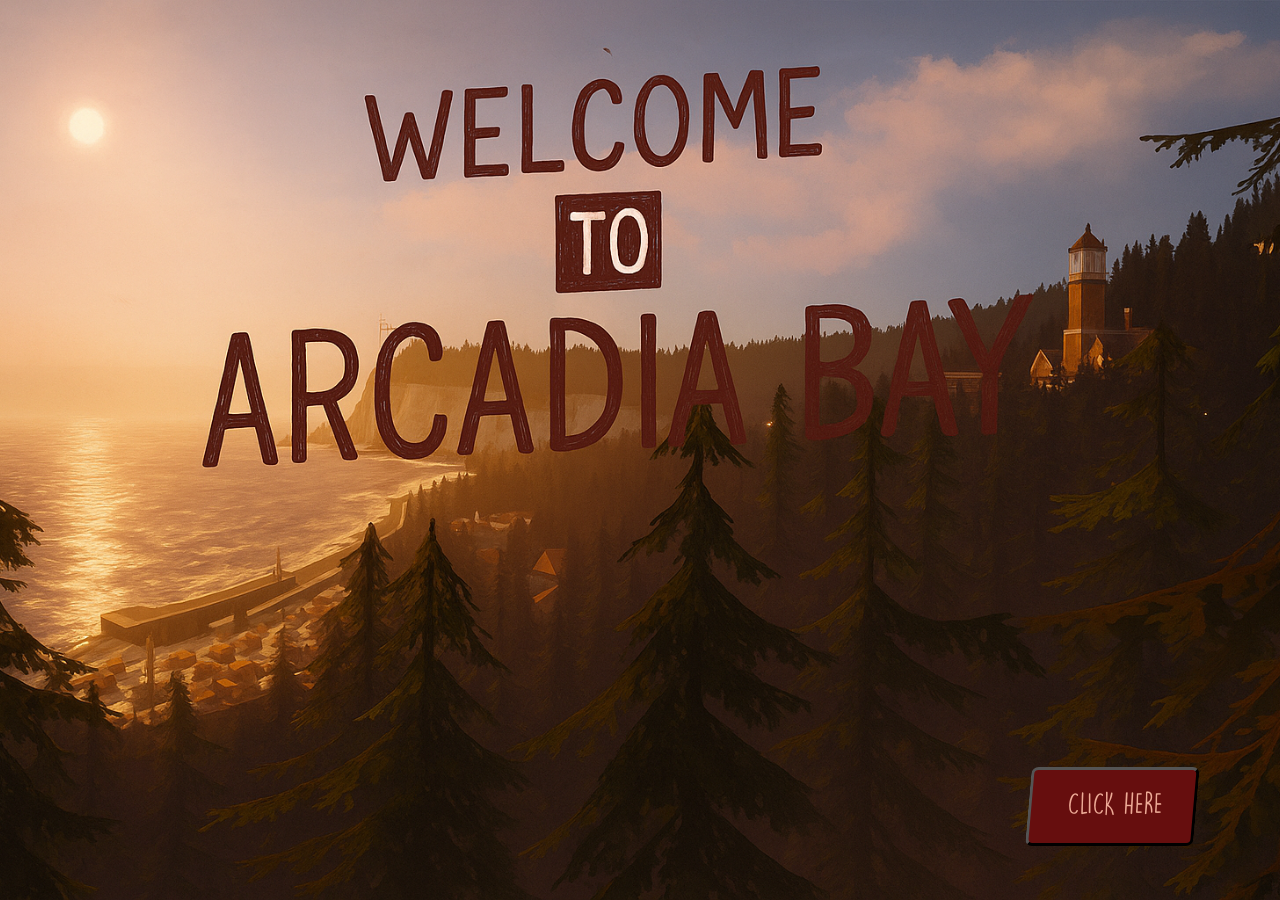
<file: index.html>
<!DOCTYPE html>
<html lang="en">
<head>
    <meta charset="UTF-8">
    <meta name="viewport" content="width=device-width, initial-scale=1.0">
    <link rel="stylesheet" href="style.css">
    <title>Life Is Strange</title>
</head>
<body>
  <audio id="bgm" loop preload="auto">
    <source src="principal-menu_AOtqU0pf.mp3" type="audio/mpeg">
  </audio>

  <!-- FIRST SCREEN -->
  <div class="menu">
    <img class="image1" src="LifeIsStrange.png" alt="Arcadia Bay 1">
    <button class="button-slant" onclick="showImage()"><span>Click Here</span></button>
  </div>

  <!-- POSTER OVERLAY -->
  <div class="poster">
    <!-- blue Sacrifice Chloe poster -->
    <img class="poster-base" src="Sacrifice_Chloe_Plaque.png" alt="Arcadia Bay Poster">

    <!-- FULLSCREEN JOURNAL + SUNSET LIGHTHOUSE OVERLAY -->
   <!-- LIGHTHOUSE JOURNAL -->
  <div class="journal-overlay journal-lighthouse">
      <img class="journal-img" src="b525218eff40ac8a17dd529ae8ac9c44.jpg">

      <img class="Polaroid-layout" src="polaroid_final_transparent.png">
      <div class="tape tape-lh-1"></div>

      <img class="Polaroid-layout2" src="polaroid_final_transparent.png">
      <div class="tape tape-lh-2"></div>

      <img class="Polaroid-layout3" src="polaroid_final_transparent.png">
      <img class="Polaroid" src="PolaroidPS.png">
      <div class="tape tape-lh-3"></div>


      <img class="lighthouse-photo" src="life-is-strange-feature.jpg">
      <img class="lighthouse-photo2" src="c3805ca2a3ebee046aa1e3e90d3d4322.jpg">
      <img class="lighthouse-photo3" src="656832219_preview_uFz5esE.jpg">

      <div class="sticky-note">
          <h3>Lighthouse Info</h3>
          <p>Perched on the cliffs above Arcadia Bay, the lighthouse has watched over the town for more than a century.
          It’s a place where storms gather, secrets settle, and time itself seems to slow down. Generations have used this light as a guide — sailors, wanderers, and anyone who needed a moment of clarity.
          For Max, the lighthouse becomes more than a landmark.
          It becomes a symbol of choice, hope, and the fragile line between danger and safety.
          Some sunsets paint the sky gold, others hide warnings in the clouds… but the lighthouse never stops shining.
          A light against the darkness — the one place that always feels like it understands you.</p>
      </div>

      <button class="journalBack" onclick="closeLighthouse()">
          <span>Back</span>
      </button>
  </div>

  <!-- FOREST JOURNAL -->
  <div class="journal-overlay journal-forest">
      <img class="journal-img2" src="Doe.png">
      <img class="Polaroid-layout4" src="polaroid_final_transparent.png">
      <div class="tape tape-fo-1"></div>

      <img class="Polaroid-layout5" 
      src="polaroid_final_transparent.png">
      <div class="tape tape-fo-2"></div>

      <img class="Polaroid-layout6" 
      src="polaroid_final_transparent.png">
      <img class="forest-photo" src="lis-friends.jpg.webp">
      <div class="tape tape-fo-3"></div>

      <img class="forest-photo2" src="20220202183805-1-1657454116-1484256372.jpg">
      <img class="forest-photo3" src="thumb-1920-1014923.jpg">

      <div class="sticky-note2">
          <h3>Forest Info</h3>
          <p>Deep in the quiet woods of Arcadia Bay, the forest feels like a world untouched by time.
          Sunlight filters through the trees like broken glass, and every step echoes a memory you didn’t know you had.
          This is where lost things wander — whispers, secrets, and sometimes… a spirit guiding the way.
          The forest is peaceful, but also mysterious.
          It reminds you that nature listens, even when people don’t.
          And if you're lucky, you might catch a glimpse of the doe —
          a symbol of hope, purity, and the paths we’re meant to follow.</p>
      </div>

      <button class="journalBack2" onclick="closeForest()">
          <span>Back</span>
      </button>
  </div>

    <!-- pretty lighthouse on top of blue poster -->
    <img class="prettyLight"
         src="no-spoilers-the-lighthouse-art-by-me-v0-n7unjec0crud1.png.webp"
         alt="The Lighthouse">

    <!-- doe image on top of blue poster -->
    <img class="doe"
         src="tumblr_561714372e6e3a3465acff728fec80b6_a26b1cf7_1280.png"
         alt="doe">

    <!-- blackwell image on top of blue poster -->
    <img class="blackwell"
         src="Blackwell_Academy-02.webp"
         alt="blackwell">

    <!-- back button for poster -->
    <button class="back" onclick="hideImage()"><span>Back</span></button>

    <!-- clickable plaque -->
    <a class="lightview" onclick="openJournal('lighthouse')">
    <span>Visit our famous lighthouse</span>
    </a>

    <!-- clickable plaque 2 -->
    <a class="doeview" onclick="openJournal('forest')">
    <span>Visit our beautiful forest</span>
    </a>

    <!-- clickable plaque 3 -->
    <a class="schoolview" onclick="openJournal('school')">
    <span>Visit our iconic school</span>
    </a>
       <!-- clickable plaque 4 -->
    <a class="mapview" onclick="openJournal('map')">
    <span>More information</span>
    </a>

    <div class="journal-overlay journal-school">


     

  <!-- PAGE 1 -->
  <div class="school-page school-page-1 active">
    <img class="journal-img3" src="School.png" alt="Blackwell Academy Page 1">

    <div class="school-label label-entrance"><span>Prescott Dormitory</span></div>
    <div class="school-label label-hall"><span>Dormitory Hallway</span></div>
    <div class="school-label label-campus"><span>Max's Room</span></div>

    <!-- page 1 decorations -->
    <img class="Polaroid-layout7" src="polaroid_final_transparent.png">
    <div class="tape tape-l1"></div>

    <img class="Polaroid-layout8" src="polaroid_final_transparent.png">
    <div class="tape tape-l2"></div>

    <img class="Polaroid-layout9" src="polaroid_final_transparent.png">
    <div class="tape tape-l3"></div>

    <img class="Polaroid-layout10" src="polaroid_final_transparent.png">
    <div class="tape tape-r1"></div>

    <img class="Polaroid-layout11" src="polaroid_final_transparent.png">
    <div class="tape tape-r2"></div>

    <img class="Polaroid-layout12" src="polaroid_final_transparent.png">
    <div class="tape tape-r3"></div>

    <img class="school-photo" src="Life3.webp">
    <img class="school-photo2" src="DF19D78010B80FD9D99AE10780743ADDD3BEAE3C.jpeg">
    <img class="school-photo3" src="z3s1or4bf5iz.jpg">
    <img class="school-photo4" src="lifeisstrangepic3.jpg.webp">
    <img class="school-photo5" src="Hallwayep1.webp">
    <img class="school-photo6" src="MaxRoomFrontSide.webp">

    <div class="school-label label-lockers"><span>Locker Hallway</span></div>
    <div class="school-label label-dorm"><span>Max's Room</span></div>
    <div class="school-label label-campus2"><span>Parking lot</span></div>
  </div>

  <!-- PAGE 2 (clean) -->
  <div class="school-page school-page-2">
    <img class="journal-img4" src="School.png" alt="Blackwell Academy Page 2">

    <div class="school-label label-pool"><span>Swimming Pool</span></div>
    <div class="school-label label-lockers2"><span>Main Campus</span></div>
    <div class="school-label label-dorm2"><span>Max's Room</span></div>
  
    <img class="Polaroid-layout13" src="polaroid_final_transparent.png">
    <div class="tape tape-13"></div>

    <img class="Polaroid-layout14" src="polaroid_final_transparent.png">
    <div class="tape tape-14"></div>

    <img class="Polaroid-layout15" src="polaroid_final_transparent.png">
    <div class="tape-page2-3"></div>
    <div class="tape tape-15"></div>

    <img class="school-photo7" src="Blackwell-campus.webp">
    <img class="school-photo8" src="kSQdiPK.png">
    <img class="school-photo9" src="all-maxs-room-is-one-of-my-favourite-place-in-the-game-so-i-v0-u8vmztew4f7a1.jpg">
    

    <div class="sticky-note3">
      <h3>School Info</h3>
      <p>Welcome to Blackwell Academy, the pride of Arcadia Bay’s arts and sciences. Known for its historic brick architecture and award-winning photography program, Blackwell blends modern creativity with classic campus charm. Students from all over the state come here to explore their passions — from film and design to environmental studies. Walk the hallways and you’ll feel the energy: inspiration on every bulletin board, stories in every classroom, and a community shaped by ambition and curiosity. Whether you're touring the dorms, visiting the gallery, or catching a glimpse of everyday student life, Blackwell promises a glimpse into the heart of Arcadia Bay’s future.</p>
    </div>
  </div>

  <!-- buttons -->
  <button class="journalBack3" onclick="closeSchool()"><span>Back</span></button>
  <button class="next" onclick="schoolNext()"><span>Next</span></button>
  <button class="prev" onclick="schoolPrev()"><span>← Prev</span></button>

  </div>

</div>  

    <!-- MAPS  -->

  <div class="journal-overlay journal-map">
    <img class="map-base" src="LIFmaps.jpg" alt="Arcadia Bay Map"><div>

      <img class="maps-img-1" src="American-Rust.webp">
      <img class="Polaroid-layout16" src="polaroid_final_transparent.png">
      <div class="tape tape-fo-4"></div>

      <img class="maps-img-2" src="maxresdefault.jpg">
      <img class="Polaroid-layout17" src="polaroid_final_transparent.png">
      <div class="tape tape-fo-5"></div>

      <img class="maps-img-3" src="Maxresdefaultmadsenhousre.webp">
      <img class="Polaroid-layout18" src="polaroid_final_transparent.png">
      <div class="tape tape-fo-6"></div>

      <img class="maps-img-4" src="Barn.webp">
      <img class="Polaroid-layout19" src="polaroid_final_transparent.png">

      <div class="sticky-note4">
          <h3>The Junkyard</h3>
      </div>

      <div class="sticky-note5">
          <h3>Two Whales Diner</h3>
      </div>

      <div class="sticky-note6">
          <h3>Price Home</h3>
      </div>

      <div class="sticky-note7">
          <h3>The Barn</h3>
      </div>

      <button class="journalBack4" onclick="closeMaps()">
          <span>Back</span>
      </button>

      <button class="sources-btn" onclick="showSources()"><span>Sources</span></button>
    </div>
  </div>

    <!-- SOURCES JOURNAL -->
    <div class="journal-overlay journal-sources">
      <img class="journal-img5" src="NhGCFri.png" alt="Sources">
      <button class="journalBack5" onclick="closeSources()"><span>Back</span></button>

      <div class="sticky-note8">
        <h3>Sources</h3>

        <div class="tape tape-top1"></div>
        <div class="tape tape-top2"></div>
        <div class="tape tape-top3"></div>

        <p><strong>Locations (Life is Strange Wiki)</strong></p>

        <p><a href="https://life-is-strange.fandom.com/wiki/Locations_(Life_is_Strange)" target="_blank">Locations (Life is Strange)</a></p>
        <p><a href="https://life-is-strange.fandom.com/wiki/Blackwell_Academy" target="_blank">Blackwell Academy</a></p>
        <p><a href="https://life-is-strange.fandom.com/wiki/Lighthouse" target="_blank">Lighthouse</a></p>
        <p><a href="https://life-is-strange.fandom.com/wiki/Blackwell_Campus" target="_blank">Blackwell Campus</a></p>
        <p><a href="https://life-is-strange.fandom.com/wiki/Blackwell_Parking_Lot" target="_blank">Blackwell Parking Lot</a></p>
        <p><a href="https://life-is-strange.fandom.com/wiki/Blackwell_Swimming_Pool" target="_blank">Blackwell Swimming Pool</a></p>
        <p><a href="https://life-is-strange.fandom.com/wiki/Max%27s_Room" target="_blank">Max’s Room</a></p>
        <p><a href="https://life-is-strange.fandom.com/wiki/Prescott_Barn" target="_blank">Prescott Barn</a></p>
        <p><a href="https://life-is-strange.fandom.com/wiki/Two_Whales_Diner" target="_blank">Two Whales Diner</a></p>
        <p><a href="https://life-is-strange.fandom.com/wiki/Blackwell_Academy_Hallway" target="_blank">Blackwell Academy Hallway</a></p>
        <p><a href="https://life-is-strange.fandom.com/wiki/Prescott_Dormitory" target="_blank">Prescott Dormitory</a></p>

        <p><strong>World / Nature</strong></p>

        <p><a href="https://life-is-strange.fandom.com/wiki/Wildlife" target="_blank">Wildlife</a></p>
        <p><a href="https://www.lifeisstrangefans.com/screenshots/doe-in-the-forest/" target="_blank">Doe in the Forest</a></p>
        <p><a href="https://life-is-strange.fandom.com/wiki/Arcadia_Bay" target="_blank">Arcadia Bay</a></p>

        <p><strong>Artwork / Images</strong></p>

        <p><a href="https://www.reddit.com/r/lifeisstrange/comments/1g3ll5v/no_spoilers_the_lighthouse_art_by_me/" target="_blank">Lighthouse Artwork (Reddit)</a></p>
        <p><a href="https://www.reddit.com/r/lifeisstrange/comments/1d58yxz/no_spoilers_does_anybody_have_a_1920x1080_version/" target="_blank">Lighthouse Image (Reddit)</a></p>
        <p><a href="https://www.reddit.com/r/lifeisstrange/comments/a0hufz/no_spoilers_i_did_this_a_while_ago_if_you_ever/" target="_blank">Fan Artwork (Reddit)</a></p>
        <p><a href="https://www.reddit.com/r/lifeisstrange/comments/6ybe9p/no_spoilersarcadia_bay_map_in_before_the_storm/" target="_blank">Arcadia Bay Map (Reddit)</a></p>
        <p><a href="https://x.com/alina_ambitious/status/1782116126375190882" target="_blank">Two Whales Diner Post (X / Twitter)</a></p>
        <p><a href="https://kr.pinterest.com/pin/735423814187966980/" target="_blank">Lighthouse Aesthetic</a></p>
        <p><a href="https://in.pinterest.com/pin/1090997078992296351/" target="_blank">Arcadia Bay Life Is Strange</a></p>

        <p><strong>Reviews / Game Info</strong></p>

        <p><a href="https://opencritic.com/game/75/life-is-strange-episode-2-out-of-time" target="_blank">Life is Strange Episode 2 (OpenCritic)</a></p>
        <p><a href="https://stratege.ru/ps4/games/life_is_strange/article/58794" target="_blank">Life is Strange Article (Stratege.ru)</a></p>

        <p><strong>Audio / Music</strong></p>
        <p><a href="https://www.reddit.com/r/lifeisstrange/comments/1ptiptt/no_spoilers_i_made_looping_versions_of_the_main/" target="_blank">Looping Main Theme (Reddit)</a></p>
        <p><a href="https://www.youtube.com/watch?v=K0iax_t8hXo" target="_blank">Life Is Strange Menu Music (YouTube)</a></p>

      </div>

    </div>
  <script src="script.js"></script>
</body>
</html>
</file>
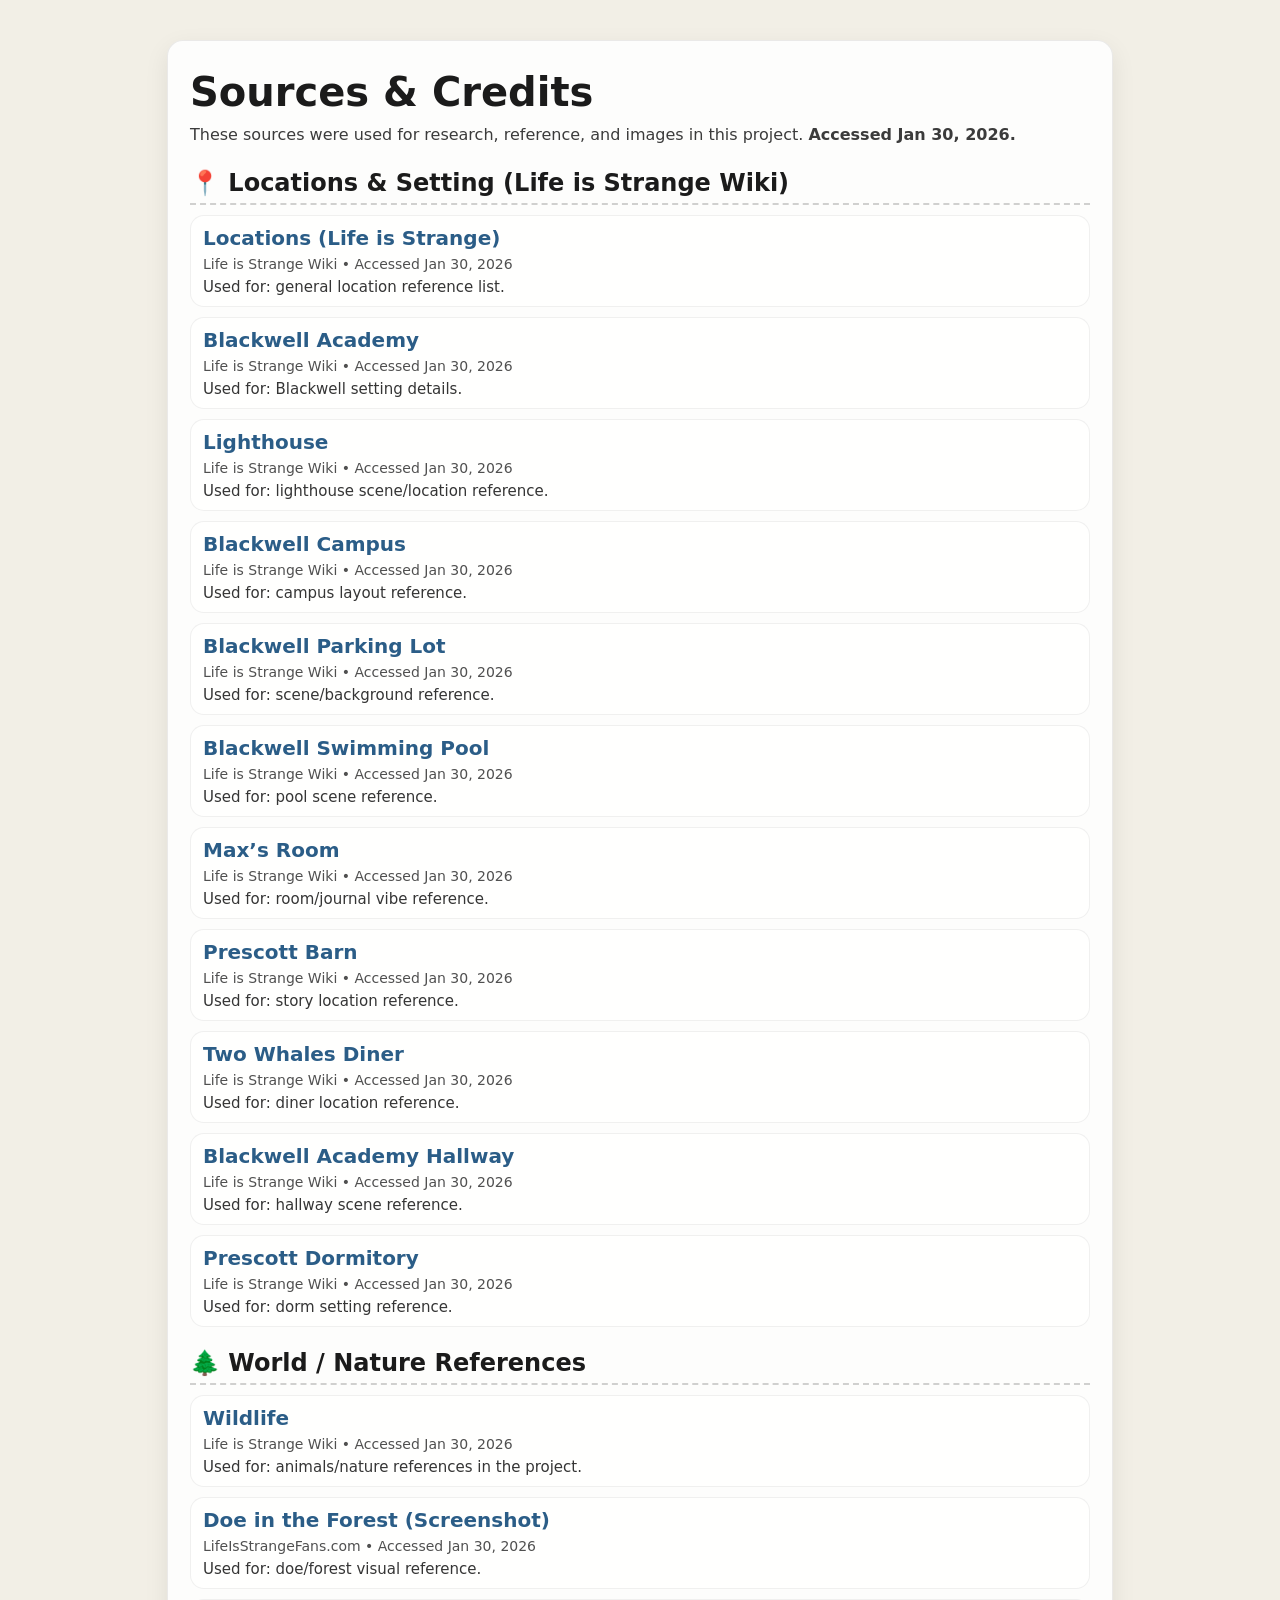
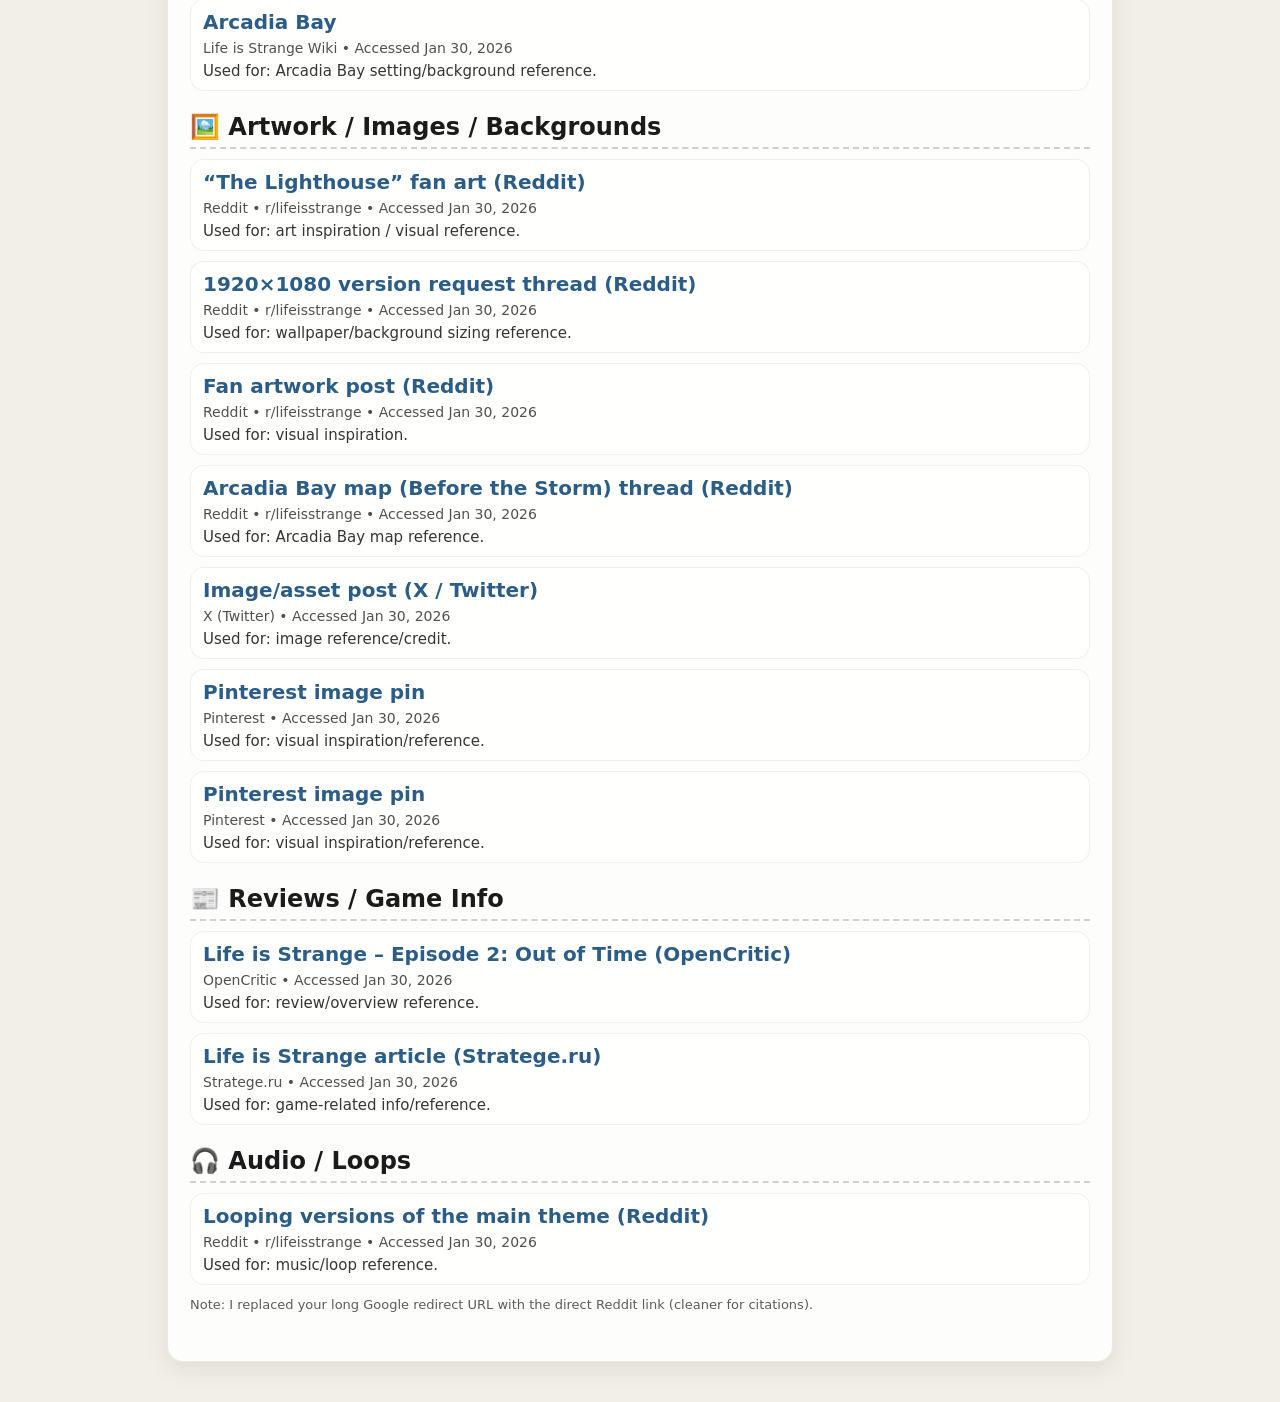
<file: sources.html>
<!doctype html>
<html lang="en">
<head>
  <meta charset="utf-8" />
  <meta name="viewport" content="width=device-width, initial-scale=1" />
  <title>Sources</title>

  <style>
    body{
      margin:0;
      padding:40px 18px;
      background:#f2efe6;
      font-family: "Patrick Hand", system-ui, -apple-system, Segoe UI, Roboto, Arial, sans-serif;
      color:#1b1b1b;
    }
    .wrap{
      max-width: 900px;
      margin: 0 auto;
      background: rgba(255,255,255,0.85);
      border: 1px solid rgba(0,0,0,0.08);
      border-radius: 16px;
      padding: 28px 22px;
      box-shadow: 0 8px 24px rgba(0,0,0,0.08);
    }
    h1{ margin: 0 0 8px; font-size: 40px; }
    p{ margin: 0 0 18px; color:#3b3b3b; line-height:1.5; }
    h2{
      margin: 22px 0 10px;
      font-size: 24px;
      padding-bottom: 6px;
      border-bottom: 2px dashed rgba(0,0,0,0.18);
    }
    .source{
      margin: 10px 0;
      padding: 10px 12px;
      background: rgba(255,255,255,0.7);
      border: 1px solid rgba(0,0,0,0.06);
      border-radius: 14px;
    }
    .source a{
      color:#2b5d87;
      text-decoration: none;
      font-size: 20px;
      font-weight: 600;
    }
    .source a:hover{ text-decoration: underline; }
    .meta{
      margin-top: 6px;
      font-size: 14px;
      color:#505050;
    }
    .note{
      margin-top: 6px;
      font-size: 15px;
      color:#2b2b2b;
      opacity: 0.95;
    }
    .tiny{ font-size: 13px; color:#5b5b5b; }
  </style>
</head>

<body>
  <main class="wrap">
    <h1>Sources & Credits</h1>
    <p>
      These sources were used for research, reference, and images in this project.
      <strong>Accessed Jan 30, 2026.</strong>
    </p>

    <h2>📍 Locations & Setting (Life is Strange Wiki)</h2>

    <div class="source">
      <a href="https://life-is-strange.fandom.com/wiki/Locations_(Life_is_Strange)" target="_blank" rel="noopener">
        Locations (Life is Strange)
      </a>
      <div class="meta">Life is Strange Wiki • Accessed Jan 30, 2026</div>
      <div class="note">Used for: general location reference list.</div>
    </div>

    <div class="source">
      <a href="https://life-is-strange.fandom.com/wiki/Blackwell_Academy" target="_blank" rel="noopener">
        Blackwell Academy
      </a>
      <div class="meta">Life is Strange Wiki • Accessed Jan 30, 2026</div>
      <div class="note">Used for: Blackwell setting details.</div>
    </div>

    <div class="source">
      <a href="https://life-is-strange.fandom.com/wiki/Lighthouse" target="_blank" rel="noopener">
        Lighthouse
      </a>
      <div class="meta">Life is Strange Wiki • Accessed Jan 30, 2026</div>
      <div class="note">Used for: lighthouse scene/location reference.</div>
    </div>

    <div class="source">
      <a href="https://life-is-strange.fandom.com/wiki/Blackwell_Campus" target="_blank" rel="noopener">
        Blackwell Campus
      </a>
      <div class="meta">Life is Strange Wiki • Accessed Jan 30, 2026</div>
      <div class="note">Used for: campus layout reference.</div>
    </div>

    <div class="source">
      <a href="https://life-is-strange.fandom.com/wiki/Blackwell_Parking_Lot" target="_blank" rel="noopener">
        Blackwell Parking Lot
      </a>
      <div class="meta">Life is Strange Wiki • Accessed Jan 30, 2026</div>
      <div class="note">Used for: scene/background reference.</div>
    </div>

    <div class="source">
      <a href="https://life-is-strange.fandom.com/wiki/Blackwell_Swimming_Pool" target="_blank" rel="noopener">
        Blackwell Swimming Pool
      </a>
      <div class="meta">Life is Strange Wiki • Accessed Jan 30, 2026</div>
      <div class="note">Used for: pool scene reference.</div>
    </div>

    <div class="source">
      <a href="https://life-is-strange.fandom.com/wiki/Max%27s_Room" target="_blank" rel="noopener">
        Max’s Room
      </a>
      <div class="meta">Life is Strange Wiki • Accessed Jan 30, 2026</div>
      <div class="note">Used for: room/journal vibe reference.</div>
    </div>

    <div class="source">
      <a href="https://life-is-strange.fandom.com/wiki/Prescott_Barn" target="_blank" rel="noopener">
        Prescott Barn
      </a>
      <div class="meta">Life is Strange Wiki • Accessed Jan 30, 2026</div>
      <div class="note">Used for: story location reference.</div>
    </div>

    <div class="source">
      <a href="https://life-is-strange.fandom.com/wiki/Two_Whales_Diner" target="_blank" rel="noopener">
        Two Whales Diner
      </a>
      <div class="meta">Life is Strange Wiki • Accessed Jan 30, 2026</div>
      <div class="note">Used for: diner location reference.</div>
    </div>

    <div class="source">
      <a href="https://life-is-strange.fandom.com/wiki/Blackwell_Academy_Hallway" target="_blank" rel="noopener">
        Blackwell Academy Hallway
      </a>
      <div class="meta">Life is Strange Wiki • Accessed Jan 30, 2026</div>
      <div class="note">Used for: hallway scene reference.</div>
    </div>

    <div class="source">
      <a href="https://life-is-strange.fandom.com/wiki/Prescott_Dormitory" target="_blank" rel="noopener">
        Prescott Dormitory
      </a>
      <div class="meta">Life is Strange Wiki • Accessed Jan 30, 2026</div>
      <div class="note">Used for: dorm setting reference.</div>
    </div>

    <h2>🌲 World / Nature References</h2>

    <div class="source">
      <a href="https://life-is-strange.fandom.com/wiki/Wildlife" target="_blank" rel="noopener">
        Wildlife
      </a>
      <div class="meta">Life is Strange Wiki • Accessed Jan 30, 2026</div>
      <div class="note">Used for: animals/nature references in the project.</div>
    </div>

    <div class="source">
      <a href="https://www.lifeisstrangefans.com/screenshots/doe-in-the-forest/" target="_blank" rel="noopener">
        Doe in the Forest (Screenshot)
      </a>
      <div class="meta">LifeIsStrangeFans.com • Accessed Jan 30, 2026</div>
      <div class="note">Used for: doe/forest visual reference.</div>
    </div>

    <div class="source">
      <a href="https://life-is-strange.fandom.com/wiki/Arcadia_Bay" target="_blank" rel="noopener">
        Arcadia Bay
      </a>
      <div class="meta">Life is Strange Wiki • Accessed Jan 30, 2026</div>
      <div class="note">Used for: Arcadia Bay setting/background reference.</div>
    </div>

    <h2>🖼️ Artwork / Images / Backgrounds</h2>

    <div class="source">
      <a href="https://www.reddit.com/r/lifeisstrange/comments/1g3ll5v/no_spoilers_the_lighthouse_art_by_me/" target="_blank" rel="noopener">
        “The Lighthouse” fan art (Reddit)
      </a>
      <div class="meta">Reddit • r/lifeisstrange • Accessed Jan 30, 2026</div>
      <div class="note">Used for: art inspiration / visual reference.</div>
    </div>

    <div class="source">
      <a href="https://www.reddit.com/r/lifeisstrange/comments/1d58yxz/no_spoilers_does_anybody_have_a_1920x1080_version/" target="_blank" rel="noopener">
        1920×1080 version request thread (Reddit)
      </a>
      <div class="meta">Reddit • r/lifeisstrange • Accessed Jan 30, 2026</div>
      <div class="note">Used for: wallpaper/background sizing reference.</div>
    </div>

    <div class="source">
      <a href="https://www.reddit.com/r/lifeisstrange/comments/a0hufz/no_spoilers_i_did_this_a_while_ago_if_you_ever/" target="_blank" rel="noopener">
        Fan artwork post (Reddit)
      </a>
      <div class="meta">Reddit • r/lifeisstrange • Accessed Jan 30, 2026</div>
      <div class="note">Used for: visual inspiration.</div>
    </div>

    <div class="source">
      <a href="https://www.reddit.com/r/lifeisstrange/comments/6ybe9p/no_spoilersarcadia_bay_map_in_before_the_storm/" target="_blank" rel="noopener">
        Arcadia Bay map (Before the Storm) thread (Reddit)
      </a>
      <div class="meta">Reddit • r/lifeisstrange • Accessed Jan 30, 2026</div>
      <div class="note">Used for: Arcadia Bay map reference.</div>
    </div>

    <div class="source">
      <a href="https://x.com/alina_ambitious/status/1782116126375190882" target="_blank" rel="noopener">
        Image/asset post (X / Twitter)
      </a>
      <div class="meta">X (Twitter) • Accessed Jan 30, 2026</div>
      <div class="note">Used for: image reference/credit.</div>
    </div>

    <div class="source">
      <a href="https://kr.pinterest.com/pin/735423814187966980/" target="_blank" rel="noopener">
        Pinterest image pin
      </a>
      <div class="meta">Pinterest • Accessed Jan 30, 2026</div>
      <div class="note">Used for: visual inspiration/reference.</div>
    </div>

    <div class="source">
      <a href="https://in.pinterest.com/pin/1090997078992296351/" target="_blank" rel="noopener">
        Pinterest image pin
      </a>
      <div class="meta">Pinterest • Accessed Jan 30, 2026</div>
      <div class="note">Used for: visual inspiration/reference.</div>
    </div>

    <h2>📰 Reviews / Game Info</h2>

    <div class="source">
      <a href="https://opencritic.com/game/75/life-is-strange-episode-2-out-of-time" target="_blank" rel="noopener">
        Life is Strange – Episode 2: Out of Time (OpenCritic)
      </a>
      <div class="meta">OpenCritic • Accessed Jan 30, 2026</div>
      <div class="note">Used for: review/overview reference.</div>
    </div>

    <div class="source">
      <a href="https://stratege.ru/ps4/games/life_is_strange/article/58794" target="_blank" rel="noopener">
        Life is Strange article (Stratege.ru)
      </a>
      <div class="meta">Stratege.ru • Accessed Jan 30, 2026</div>
      <div class="note">Used for: game-related info/reference.</div>
    </div>

    <h2>🎧 Audio / Loops</h2>

    <div class="source">
      <a href="https://www.reddit.com/r/lifeisstrange/comments/1ptiptt/no_spoilers_i_made_looping_versions_of_the_main/" target="_blank" rel="noopener">
        Looping versions of the main theme (Reddit)
      </a>
      <div class="meta">Reddit • r/lifeisstrange • Accessed Jan 30, 2026</div>
      <div class="note">Used for: music/loop reference.</div>
    </div>

    <p class="tiny">
      Note: I replaced your long Google redirect URL with the direct Reddit link (cleaner for citations).
    </p>
  </main>
</body>
</html>
</file>
<file: style.css>
body{
    margin: 0;
    padding: 0;
}

.menu{
  background: #000;             
}

.image1 {
  width: 100%;
  height: 100%;
  object-fit: cover;
  object-position: 50% 20%;
}

.menu .image1{
  position: absolute !important;
  inset: 0 !important;
  width: 100% !important;
  height: 100% !important;
  object-fit: cover !important;
  display: block !important;
}

html, body {
  margin: 0;
  padding: 0;
  height: 100%;
}

.button-slant {
    position: absolute;
    bottom: 90px;
    right: 30px;
    transform: translateX(-35%) skewX(-5deg);
    padding: 25px 45px;
    font-size: 50px;
    background: rgb(102, 14, 14);
    color: rgb(237, 171, 151);
    border: 0x solid black;
    border-radius: 7px;               
    text-transform: uppercase;         
    cursor: pointer;
}

.button-slant span {
    display: inline-block;
    transform: skewX(15deg);
    font-style: italic;
    font-family: "DK";
}

.button-slant:hover{
  transform: scale(1.20) skewX(15deg) translateX(-35%) skewX(-20deg);

}

#arcadiaImage {
  position: fixed;
  top: 0;
  left: 0;
  width: 100%;
  height: 100vh;
  object-fit: fill;
  display: none;
  z-index: 999;
}

.menu-again{
    position: relative;
    width: 100%;
    height: 100vh;
    overflow: hidden;
}

.back {
  position: fixed;
  bottom: 6%;    
  left: 3%;      
  padding: 8px 28px;
  background: rgba(240, 239, 234, 0.9);
  color: rgb(185, 46, 46);
  font-size: 35px;
  font-style: italic;
  font-family: "Lighthouse", cursive;
  font-weight: bolder;
  border: 4px solid rgb(36, 36, 94);
  border-radius: 6px;
  cursor: pointer;
  z-index: 2000;
  transform: skewX(-8deg);
  display: none;
}

.back span {
  display: inline-block;
  transform: skewX(8deg);
}

.back:hover{
  transform: scale(1.10) skewX(-8deg); 
}

.next {
  position: fixed;
  bottom: 5.7%;   
  left: 52%;      
  padding: 10px 30px;
  background: rgba(240, 239, 234, 0.9);
  color: rgb(45, 45, 28);
  font-size: 35px;
  font-family: "DK", sans-serif;  font-family: "Lighthouse",;
  font-weight: bolder;
  border: 1px solid rgba(0,0,0,0.25);
  border-radius: 6px 10px 10px 18px; 
  cursor: pointer;
  z-index: 4200;
  display: none;
}

.next::before {
  content: "";
  position: absolute;
  top: -12px;
  left: 0%;
  width: 80px;
  height: 20px;
  background: rgba(255,255,255,0.65);
  border-radius: 4px;
  box-shadow: 0 2px 6px rgba(0,0,0,0.25);
}

.next span {
  display: inline-block;
}

.next:hover{
  transform: scale(1.10); 
}

.prev {
  position: fixed;
  bottom: 5.7%;   
  left: 42%;     
  width: 9%; 
  padding: 4px 24px;
  background: rgba(240, 239, 234, 0.9);
  color: rgb(45, 45, 28);
  font-size: 35px;
  font-family: "DK", sans-serif;  font-family: "Lighthouse",;
  font-weight: bolder;
  border: 1px solid rgba(0,0,0,0.25);
  border-radius: 20px 6px 6px 20px; 
  cursor: pointer;
  z-index: 4200;
  display: none;
}

.prev::before {
  content: "";
  position: absolute;
  top: -12px;
  left: 0%;
  width: 80px;
  height: 20px;
  background: rgba(255,255,255,0.65);
  border-radius: 4px;
  box-shadow: 0 2px 6px rgba(0,0,0,0.25);
}

.prev span {
  display: inline-block;
}

.prevback {
  z-index: 6000; 
}

.prev:hover{
  transform: scale(1.10); 
}

@font-face {
    font-family: "Lighthouse";
    src: url("fonts/LighthouseScript.ttf") format("truetype");
}

@font-face {
    font-family: "DK";
    src: url("dk_lemon_yellow_sun/DK Lemon Yellow Sun.otf") format("truetype");
}

.poster {
  position: fixed;
  inset: 0;
  display: none; 
  align-items: center;
  justify-content: center;       
}

.journal-overlay{
  position: fixed;
  inset: 0;
  display: none;          
  align-items: center;
  justify-content: center;
}

.poster-base {
  position: absolute;
  width: 100%;
  height: 100vh;
  object-fit: fill;
}

.prettyLight {
  position: absolute;
  bottom: 6%;     
  right: 3.6%;     
  width: 26.6%;   
  height: 57.5%;
  border-radius: 8px;
  box-shadow: 0 5px 20px rgba(0,0,0,0.4);
  z-index: 1001;
}

.doe {
  position: absolute;
  bottom: 33.7%;     
  left: 16.3%;     
  width: 32.37%;      
  height: 26.8%;
  border-radius: 8px;
  box-shadow: 0 5px 20px rgba(0,0,0,0.4);
  z-index: 1001;
}

.blackwell {
  position: absolute;
  bottom: 6.2%;      
  left: 7.6%;     
  width: 25.3%;      
  height: 25.3%;
  border-radius: 8px;
  box-shadow: 0 5px 20px rgba(0,0,0,0.4);
  z-index: 1001;
}

.lightview {
  position: fixed;
  top: 39.3%;      
  right: 27.5%;    
  width: 280px;
  height: 150px;
  background: rgb(245, 241, 235);
  border: 6px solid rgb(22, 36, 104);
  border-radius: 4px;
  display: flex;
  z-index: 2000;
  transform: skewX(-5deg);
  box-shadow: 0 8px 20px rgba(0, 0, 0, 0.35);
  text-decoration: none;
  align-items: center;
  justify-content: center;
  color: rgb(190, 45, 45);
  padding-top: 5px;
  padding-left: 10px;
  cursor: pointer;
}

.lightview span {
  display: inline-block;
  transform: skewX(6deg);   
  font-family: "Lighthouse", cursive;
  font-size: 40px;
  font-weight: bold;
  color: rgb(190, 45, 45); 
}

.lightview:hover{
  transform: scale(1.10) skew(-5deg); 
}

.doeview {
  position: fixed;
  top: 40%;   
  left: 3%;   
  width: 220px;
  height: 100px;
  background: rgb(245, 241, 235);
  border: 6px solid rgb(22, 36, 104);
  border-radius: 4px;
  display: flex;
  z-index: 2000;
  transform: skewX(-5deg);
  box-shadow: 0 8px 20px rgba(0, 0, 0, 0.35);
  text-decoration: none;
  align-items: center;
  justify-content: center;
  color: rgb(190, 45, 45);
  padding-top: 2px;
  padding-left: 10px;
  cursor: pointer;
}

.doeview span {
  display: inline-block;
  transform: skewX(6deg);   
  font-family: "Lighthouse", cursive;
  font-size: 30px;
  font-weight: bold;
  color: rgb(190, 45, 45);  
}

.doeview:hover{
  transform: scale(1.10) skew(-5deg); 
}

.schoolview {
  position: fixed;
  top: 68.8%;    
  left: 34.5%;  
  width: 215px;
  height: 100px;
  background: rgb(245, 241, 235);
  border: 6px solid rgb(22, 36, 104);
  border-radius: 4px;
  display: flex;
  z-index: 2000;
  transform: skewX(-5deg);
  box-shadow: 0 8px 20px rgba(0, 0, 0, 0.35);
  text-decoration: none;
  align-items: center;
  justify-content: center;
  color: rgb(190, 45, 45);
  padding-top: 2px;
  padding-left: 10px;
  cursor: pointer;
}

.schoolview span {
  display: inline-block;
  transform: skewX(6deg);   
  font-family: "Lighthouse", cursive;
  font-size: 30px;
  font-weight: bold;
  color: rgb(190, 45, 45); 
}

.schoolview:hover{
  transform: scale(1.10) skew(-5deg); 
}

.mapview {
  position: fixed;
  bottom: 6.3%;      
  right: 31%;    
  width: 217px;
  height: 128px;
  background: rgb(245, 241, 235);
  border: 6px solid rgb(22, 36, 104);
  border-radius: 4px;
  display: flex;
  z-index: 2000;
  transform: skewX(-5deg);
  box-shadow: 0 8px 20px rgba(0, 0, 0, 0.35);
  text-decoration: none;
  align-items: center;
  justify-content: center;
  color: rgb(190, 45, 45);
  padding-top: 5px;
  padding-left: 10px;
  cursor: pointer;
}

.mapview span {
  display: inline-block;
  transform: skewX(6deg);   
  font-family: "Lighthouse", cursive;
  font-size: 40px;
  font-weight: bold;
  color: rgb(190, 45, 45); 
}

.mapview:hover{
  transform: scale(1.10) skew(-5deg); 
}

.map-base{
  position: absolute;
  width: 45%;
  height: 100vh;
  object-fit: fill;
}

.maps-img-1 {
  position: absolute;
  top: 2.5%;         
  left: 3.3%;       
  width: 22.3%;       
  height: 24%;
  border-radius: 12px;
  box-shadow: 0 8px 20px rgba(0,0,0,0.5);
  z-index: 4200;
  transform: rotate(-6deg);
}
  
.maps-img-2 {
  position: absolute;
  top: 3.5%;         
  right: 1%;       
  width: 24.3%;       
  height: 26%;
  border-radius: 12px;
  box-shadow: 0 8px 20px rgba(0,0,0,0.5);
  z-index: 4200;
  transform: rotate(6deg);
}


.maps-img-3 {
  position: absolute;
  bottom: 10%;         
  right: 3.5%;       
  width: 22.8%;       
  height: 26%;
  border-radius: 12px;
  box-shadow: 0 8px 20px rgba(0,0,0,0.5);
  z-index: 4290;
  transform: rotate(4deg);
} 

.maps-img-4 {
  position: absolute;
  bottom: 10%;         
  left: 3.8%;       
  width: 22.5%;       
  height: 26%;
  border-radius: 12px;
  box-shadow: 0 8px 20px rgba(0,0,0,0.5);
  z-index: 4290;
  transform: rotate(4deg);
} 

.sticky-note4 {
  position: absolute;
  top: 35%;          
  left: 1%;        
  width: 420px;      
  padding: 20px 22px;
  height: auto;
  background: #fff9c4;                 
  border: 1px solid rgba(0,0,0,0.15);
  box-shadow: 0 8px 18px rgba(0,0,0,0.35);
  border-radius: 6px 10px 18px 6px;    
  transform: rotate(2deg);          
  font-family: "DK", sans-serif;       
  color: #4a3c2a;
  line-height: 1.3;
  z-index: 4250;                       
}

.sticky-note4::before {
  content: "";
  position: absolute;
  top: -10px;
  left: 5%;
  width: 110px;
  height: 8px;
  padding: 6px;
  background: rgba(255,255,255,0.7);
  border-radius: 4px;
  box-shadow: 0 2px 4px rgba(0,0,0,0.25);
}

.sticky-note4 h3 {
  margin: 0 0 6px;
  font-size: 35px;
  font-weight: bold;
}

.sticky-note5 {
  position: absolute;
  top: 35%;          
  right: 1%;        
  width: 420px;      
  padding: 20px 22px;
  height: auto;
  background: #fff9c4;                 
  border: 1px solid rgba(0,0,0,0.15);
  box-shadow: 0 8px 18px rgba(0,0,0,0.35);
  border-radius: 6px 10px 18px 6px;    
  transform: rotate(2deg);          
  font-family: "DK", sans-serif;       
  color: #4a3c2a;
  line-height: 1.3;
  z-index: 4250;                       
}

.sticky-note5::before {
  content: "";
  position: absolute;
  top: -10px;
  left: 5%;
  width: 110px;
  height: 8px;
  padding: 6px;
  background: rgba(255,255,255,0.7);
  border-radius: 4px;
  box-shadow: 0 2px 4px rgba(0,0,0,0.25);
}

.sticky-note6 h3 {
  margin: 0 0 6px;
  font-size: 35px;
  font-weight: bold;
}

.sticky-note6 {
  position: absolute;
  bottom: 38.2%;          
  right: 1%;        
  width: 420px;      
  padding: 20px 22px;
  height: auto;
  background: #fff9c4;                 
  border: 1px solid rgba(0,0,0,0.15);
  box-shadow: 0 8px 18px rgba(0,0,0,0.35);
  border-radius: 6px 10px 18px 6px;    
  transform: rotate(7deg);          
  font-family: "DK", sans-serif;       
  color: #4a3c2a;
  line-height: 1.3;
  z-index: 4250;                       
}

.sticky-note6::before {
  content: "";
  position: absolute;
  bottom: -10px;
  right: 20%;
  width: 110px;
  height: 8px;
  padding: 6px;
  background: rgba(255,255,255,0.7);
  border-radius: 4px;
  box-shadow: 0 2px 4px rgba(0,0,0,0.25);
}

.sticky-note7 h3 {
  margin: 0 0 6px;
  font-size: 35px;
  font-weight: bold;
}

.sticky-note7 {
  position: absolute;
  bottom: 38.2%;          
  left: 5%;        
  width: 420px;      
  padding: 20px 22px;
  height: auto;
  background: #fff9c4;                 
  border: 1px solid rgba(0,0,0,0.15);
  box-shadow: 0 8px 18px rgba(0,0,0,0.35);
  border-radius: 6px 10px 18px 6px;    
  transform: rotate(7deg);          
  font-family: "DK", sans-serif;       
  color: #4a3c2a;
  line-height: 1.3;
  z-index: 4250;                       
}

.sticky-note7::before {
  content: "";
  position: absolute;
  bottom: -10px;
  left: 47%;
  width: 110px;
  height: 8px;
  padding: 6px;
  background: rgba(255,255,255,0.7);
  border-radius: 4px;
  box-shadow: 0 2px 4px rgba(0,0,0,0.25);
  transform: rotate(-3deg);
}

.sticky-note5 h3 {
  margin: 0 0 6px;
  font-size: 35px;
  font-weight: bold;
}

.tape-fo-4{   
  top: 21%;
  left: 69.7%;
  transform: rotate(98deg);
}

.tape-fo-5{  
  top: 20%;
  left: 25.3%;
  transform: rotate(84deg);
}

.tape-fo-6{   
  bottom: 20.1%;
  right: 25.5%;
  transform: rotate(94deg);
}

.journalBack4 {
  position: fixed;
  bottom: 5.7%;
  right: 69%;
  padding: 10px 30px;
  font-size: 32px;
  font-style: italic;
  font-family: "Lighthouse", cursive;
  font-weight: bold;
  cursor: pointer;

  background: #bfddeb;             
  border: 1px solid rgba(0,0,0,0.25);
  border-radius: 6px 10px 18px 6px; 
  box-shadow: 0 8px 18px rgba(0, 0, 0, 0.35);     
  z-index: 4300;
}

.journalBack4::before {
  content: "";
  position: absolute;
  top: -12px;
  left: 33%;
  width: 80px;
  height: 20px;
  background: rgba(255,255,255,0.65);
  border-radius: 4px;
  box-shadow: 0 2px 6px rgba(0,0,0,0.25);
}

.journalBack4 span {
  display: inline-block;
  color: #4a3c2a;    
}

.journalBack4:hover{
  transform: scale(1.10); 
}

.journal-overlay {
  position: fixed;
  top: 0;
  left: 0;
  width: 100%;
  height: 100vh;
  background: black;
  display: none;                
  justify-content: center;
  align-items: center;
  z-index: 4000;
}

.journal-img {
  height: 100vh;             
  width: auto;               
  object-fit: contain;
  z-index: 4100;
}

.journal-img2 {
  height: 100vh;             
  width: auto;               
  object-fit: contain;
  z-index: 4100;
}

.journal-img3 {
  max-height: 90vh;   
  width: auto;
  object-fit: contain;
  display: block;
  margin: 0 auto;      
  z-index: 4200;
}

.journal-school .journal-img3 {
  position: absolute;
  top: 50%;
  left: 50%;
  transform: translate(-70%, -50%);  
  max-height: 90vh;
  width: auto;
  object-fit: contain;
  z-index: 4200;                     
  transform: translate(-50%, -50%);
}

.journal-school .journal-img4 {
  position: absolute;
  top: 50%;
  left: 50%;
  transform: translate(-70%, -50%);  
  max-height: 90vh;
  width: auto;
  object-fit: contain;
  z-index: 4100;                     
  transform: translate(-50%, -50%);
}

.lighthouse-photo2 {
  position: absolute;
  top: 4%;          
  left: 20%;       
  width: 16.2%;       
  height: 28.3%;
  border-radius: 12px;
  box-shadow: 0 8px 20px rgba(0,0,0,0.5);
  z-index: 4200;
  transform: rotate(-12deg);
}


.lighthouse-photo3 {
  position: absolute;
  bottom: 15%;         
  left: 5.2%;        
  width: 24%;       
  height: 26.6%;
  border-radius: 12px;
  box-shadow: 0 8px 20px rgba(0,0,0,0.5);
  z-index: 4200;
  transform: rotate(-6deg);
}

.journalBack {
  position: fixed;
  bottom: 10px;
  left: 50px;
  padding: 14px 30px;
  font-size: 32px;
  font-style: italic;
  font-family: "Lighthouse", cursive;
  font-weight: bold;
  cursor: pointer;

  background: #fff9c4;             
  border: 1px solid rgba(0,0,0,0.25);
  border-radius: 6px 10px 18px 6px; 
  box-shadow: 0 8px 18px rgba(0, 0, 0, 0.35);
  transform: rotate(2deg);          
  z-index: 4300;
  transform: rotate(-6deg);
}


.journalBack::before {
  content: "";
  position: absolute;
  top: -12px;
  left: 33%;
  width: 80px;
  height: 20px;
  background: rgba(255,255,255,0.65);
  border-radius: 4px;
  box-shadow: 0 2px 6px rgba(0,0,0,0.25);
}

.journalBack span {
  display: inline-block;
  transform: rotate(-1deg);
  color: #4a3c2a;    
}

.journalBack:hover{
  transform: scale(1.10) rotate(-6deg); 
}

.sticky-note {
  position: absolute;
  top: 30%;          
  right: 2%;        
  width: 420px;      
  padding: 16px 18px;
  background: #fff9c4;                 
  border: 1px solid rgba(0,0,0,0.15);
  box-shadow: 0 8px 18px rgba(0,0,0,0.35);
  border-radius: 6px 10px 18px 6px;    
  transform: rotate(-3deg);            
  font-family: "DK", sans-serif;       
  color: #4a3c2a;
  line-height: 1.3;
  z-index: 4250;                       
}

.sticky-note::before {
  content: "";
  position: absolute;
  top: -10px;
  left: 30%;
  width: 80px;
  height: 18px;
  background: rgba(255,255,255,0.7);
  border-radius: 4px;
  box-shadow: 0 2px 4px rgba(0,0,0,0.25);
}

.sticky-note h3 {
  margin: 0 0 6px;
  font-size: 40px;
  font-weight: bold;
}

.sticky-note p {
  margin: 0;
  font-size: 26px;
}

.lighthouse-photo {
  position: absolute;
  top: 4%;          
  right: 15%;        
  width: 20.5%;       
  height: 21%;
  border-radius: 12px;
  box-shadow: 0 8px 20px rgba(0,0,0,0.5);
  z-index: 4200;
  transform: rotate(8deg);
}

.Polaroid-layout{
  position: absolute;
  top: 2%;          
  left:19%;        
  width: 18.7%;       
  height: 38%;
  border-radius: 12px;
  box-shadow: 0 8px 20px rgba(0,0,0,0.5);
  z-index: 4200;
  transform: rotate(-12deg);
}

[class^="Polaroid-layout"]::before {
  content: "";
  position: absolute;
  top: -12px;          
  left: 35%;           
  width: 80px;
  height: 22px;

  background: rgba(255, 255, 255, 0.70);  
  border-radius: 4px;
  box-shadow: 0 2px 6px rgba(0,0,0,0.25);

  transform: rotate(-3deg);   
}

.Polaroid-layout2{
  position: absolute;
  top: 2.6%;         
  right:14%;        
  width: 23.2%;       
  height: 27.6%;
  border-radius: 12px;
  box-shadow: 0 8px 20px rgba(0,0,0,0.5);
  z-index: 4200;
  transform: rotate(8deg);
}

.Polaroid-layout3{
  position: absolute;
  bottom: 7.3%;         
  left:3.5%;        
  width: 27.5%;       
  height: 36%;
  border-radius: 12px;
  box-shadow: 0 8px 20px rgba(0,0,0,0.5);
  z-index: 4200;
  transform: rotate(-6deg);
}

.Polaroid-layout4{
  position: absolute;
  top: 2.3%;         
  right:13.5%;        
  width: 23.8%;       
  height: 31.8%;
  border-radius: 12px;
  box-shadow: 0 8px 20px rgba(0,0,0,0.5);
  z-index: 4200;
  transform: rotate(8deg);
}

.Polaroid-layout5{
  position: absolute;
  top: 2.3%;        
  left:13.5%;        
  width: 28.9%;       
  height: 33%;
  border-radius: 12px;
  box-shadow: 0 8px 20px rgba(0,0,0,0.5);
  z-index: 4200;
  transform: rotate(-6deg);
}

.Polaroid-layout6{
  position: absolute;
  bottom: 4.8%;         
  right: 5%;        
  width: 29.8%;       
  height: 41.7%;
  border-radius: 12px;
  box-shadow: 0 8px 20px rgba(0,0,0,0.5);
  z-index: 4200;
  transform: rotate(6deg);
}

.Polaroid{
  position: absolute;
  bottom: -1%;         
  right:26%;        
  width: 16%;       
  height: 33%;
  border-radius: 12px;
  box-shadow: 0 8px 20px rgba(0,0,0,0.5);
  z-index: 4200;
  transform: rotate(11deg);
}

.forest-photo {
  position: absolute;
  top: 4%;         
  right: 15%;        
  width: 20.5%;       
  height: 23.7%;
  border-radius: 12px;
  box-shadow: 0 8px 20px rgba(0,0,0,0.5);
  z-index: 4200;
  transform: rotate(8deg);
}

.forest-photo2 {
  position: absolute;
  top: 4%;        
  left: 15%;        
  width: 25.5%;       
  height: 24.7%;
  border-radius: 12px;
  box-shadow: 0 8px 20px rgba(0,0,0,0.5);
  z-index: 4200;
  transform: rotate(-6deg);
}

.forest-photo3 {
  position: absolute;
  bottom: 12%;         
  right: 7%;        
  width: 25.5%;       
  height: 32.3%;
  border-radius: 12px;
  box-shadow: 0 8px 20px rgba(0,0,0,0.5);
  z-index: 4200;
  transform: rotate(6deg);
}

.sticky-note2 {
  position: absolute;
  top: 35vh;          
  left: 3vw;  
  right: auto; 
  padding: 16px 18px;
  background: #fff9c4;                 
  border: 1px solid rgba(0,0,0,0.15);
  box-shadow: 0 8px 18px rgba(0,0,0,0.35);
  border-radius: 6px 10px 18px 6px;    
  transform: rotate(3deg);           

  font-family: "DK", sans-serif;       
  color: #4a3c2a;
  line-height: 1.3;
  z-index: 4200;                       
}

.sticky-note2::before {
  content: "";
  position: absolute;
  top: -10px;
  left: 45%;
  width: 80px;
  height: 18px;
  background: rgba(255,255,255,0.7);
  border-radius: 4px;
  box-shadow: 0 2px 4px rgba(0,0,0,0.25);
}

.sticky-note2 h3 {
  margin: 0 0 6px;
  font-size: 40px;
  font-weight: bold;
}

.sticky-note2 p {
  margin: 0;
  font-size: 27px;
}

.journalBack2 {
  position: fixed;
  bottom: 0%;
  left: 59%;
  padding: 10px 30px;
  background: rgba(240, 239, 234, 0.9);
  color: rgb(45, 45, 28);
  font-size: 35px;
  font-family: "DK", sans-serif;  font-family: "Lighthouse",;
  font-family: "Lighthouse",;
  font-weight: bolder;
  cursor: pointer;
  z-index: 4200;
  background: #e9e8e1;             
  border: 1px solid rgba(0,0,0,0.25);
  border-radius: 6px 10px 18px 6px; 
  box-shadow: 0 8px 18px rgba(0, 0, 0, 0.35);
}

.journalBack2::before {
  content: "";
  position: absolute;
  top: -12px;
  left: 33%;
  width: 80px;
  height: 20px;
  background: rgba(255,255,255,0.65);
  border-radius: 4px;
  box-shadow: 0 2px 6px rgba(0,0,0,0.25);
}

.journalBack2 span {
  display: inline-block;
  transform: rotate(-1deg);
  color: #4a3c2a;    
}

.journalBack2:hover{
  transform: scale(1.10);
}


.school-photo {
  position: absolute;
  top: 4%;         
  left: 3.5%;        
  width: 20.7%;       
  height: 23.7%;
  border-radius: 12px;
  box-shadow: 0 8px 20px rgba(0,0,0,0.5);
  z-index: 4200;
  transform: rotate(-6deg);
}

.school-photo2 {
  position: absolute;
  top: 37%;         
  left: 4%;       
  width: 20.5%;       
  height: 20.7%;
  border-radius: 12px;
  box-shadow: 0 8px 20px rgba(0,0,0,0.5);
  z-index: 4200;
  transform: rotate(8deg);
}

.school-photo3 {
  position: absolute;
  bottom: 12%;        
  left: 7%;         
  width: 19.5%;       
  height: 22.3%;
  border-radius: 12px;
  box-shadow: 0 8px 20px rgba(0,0,0,0.5);
  z-index: 4200;
  transform: rotate(-6deg);
}

.school-photo4 {
  position: absolute;
  top: 4%;         
  right: 2%;        
  width: 19.8%;       
  height: 21%;
  border-radius: 12px;
  box-shadow: 0 8px 20px rgba(0,0,0,0.5);
  z-index: 4200;
  transform: rotate(6deg);
}

.school-photo5 {
  position: absolute;
  top: 34%;         
  right: 2%;        
  width: 19.8%;       
  height: 21%;
  border-radius: 12px;
  box-shadow: 0 8px 20px rgba(0,0,0,0.5);
  z-index: 4200;
  transform: rotate(-6deg);
}

.school-photo6 {
  position: absolute;
  bottom: 15.4%;         
  right: 1.5%;       
  width: 19.8%;       
  height: 21%;
  border-radius: 12px;
  box-shadow: 0 8px 20px rgba(0,0,0,0.5);
  z-index: 4200;
  transform: rotate(6deg);
}

.school-photo7 {
  position: absolute;
  top: 4.7%;         
  right: 9.4%;       
  width: 19.8%;       
  height: 21%;
  border-radius: 12px;
  box-shadow: 0 8px 20px rgba(0,0,0,0.5);
  z-index: 4200;
  transform: rotate(6deg);
}

.school-photo8 {
  position: absolute;
  top: 6.7%;         
  left: 8.4%;       
  width: 19.8%;       
  height: 21%;
  border-radius: 12px;
  box-shadow: 0 8px 20px rgba(0,0,0,0.5);
  z-index: 4200;
  transform: rotate(-6deg);
}

.school-photo9 {
  position: absolute;
  bottom: 15.4%;         
  right: 10.5%;       
  width: 19.8%;       
  height: 21%;
  border-radius: 12px;
  box-shadow: 0 8px 20px rgba(0,0,0,0.5);
  z-index: 4200;
  transform: rotate(4deg);
}

 
.sticky-note3 {
  position: absolute;
  bottom: 9%;          
  left: 3%;             
  padding: 20px 22px;
  height: auto;
  background: #fff9c4;                 
  border: 1px solid rgba(0,0,0,0.15);
  box-shadow: 0 8px 18px rgba(0,0,0,0.35);
  border-radius: 6px 10px 18px 6px;    
  transform: rotate(2deg);          
  font-family: "DK", sans-serif;       
  color: #4a3c2a;
  line-height: 1.3;
  z-index: 4250;                       
}

.sticky-note3::before {
  content: "";
  position: absolute;
  top: -10px;
  left: 5%;
  width: 110px;
  height: 8px;
  padding: 6px;
  background: rgba(255,255,255,0.7);
  border-radius: 4px;
  box-shadow: 0 2px 4px rgba(0,0,0,0.25);
}

.sticky-note3 h3 {
  margin: 0 0 6px;
  font-size: 35px;
  font-weight: bold;
}

.sticky-note3 p {
  margin: 0;
  font-size: 26px;
} 

.journalBack3 {
  position: fixed;
  bottom: 5.7%;
  left: 59%;
  padding: 10px 30px;
  background: rgba(240, 239, 234, 0.9);
  color: rgb(45, 45, 28);
  font-size: 35px;
  font-family: "DK", sans-serif;  font-family: "Lighthouse",;
  font-family: "Lighthouse",;
  font-weight: bolder;
  cursor: pointer;
  z-index: 4200;
  background: #e9e8e1;             
  border: 1px solid rgba(0,0,0,0.25);
  border-radius: 6px 10px 18px 6px; 
  box-shadow: 0 8px 18px rgba(0, 0, 0, 0.35);
}

.journalBack3::before {
  content: "";
  position: absolute;
  top: -12px;
  left: 33%;
  width: 80px;
  height: 20px;
  background: rgba(255,255,255,0.65);
  border-radius: 4px;
  box-shadow: 0 2px 6px rgba(0,0,0,0.25);
}

.journalBack3 span {
  display: inline-block;
  transform: rotate(-1deg);
  color: #4a3c2a;    
}

.journalBack3:hover{
  transform: scale(1.10);
}

.Polaroid-layout7{
  position: absolute;
  top: 2%;         
  left: 2%;        
  width: 24%;       
  height: 32%;
  border-radius: 12px;
  box-shadow: 0 8px 20px rgba(0,0,0,0.5);
  z-index: 4200;
  transform: rotate(-6deg);
}

.Polaroid-layout8{
  position: absolute;
  top: 35.2%;        
  left: 2%;        
  width: 24.2%;       
  height: 29%;
  border-radius: 12px;
  box-shadow: 0 8px 20px rgba(0,0,0,0.5);
  z-index: 4200;
  transform: rotate(8deg);
}

.Polaroid-layout9{
  position: absolute;
  bottom: 6%;        
  left: 5.6%;        
  width: 22.5%;       
  height: 30%;
  border-radius: 12px;
  box-shadow: 0 8px 20px rgba(0,0,0,0.5);
  z-index: 4200;
  transform: rotate(-6deg);
}

.Polaroid-layout10{
  position: absolute;
  top: 2%;         
  right: 1%;        
  width: 22.5%;       
  height: 30%;
  border-radius: 12px;
  box-shadow: 0 8px 20px rgba(0,0,0,0.5);
  z-index: 4200;
  transform: rotate(6deg);
}

.Polaroid-layout11{
  position: absolute;
  top: 32.3%;         
  right: 0.4%;        
  width: 22.7%;       
  height: 28.7%;
  border-radius: 12px;
  box-shadow: 0 8px 20px rgba(0,0,0,0.5);
  z-index: 4200;
  transform: rotate(-6deg);
}

.Polaroid-layout12{
  position: absolute;
  bottom: 9.3%;         
  right: 0.4%;      
  width: 22.7%;       
  height: 28.7%;
  border-radius: 12px;
  box-shadow: 0 8px 20px rgba(0,0,0,0.5);
  z-index: 4200;
  transform: rotate(6deg);
}

.Polaroid-layout13{
  position: absolute;
  top: 3%;         
  right: 8%;      
  width: 22.7%;       
  height: 28.7%;
  border-radius: 12px;
  box-shadow: 0 8px 20px rgba(0,0,0,0.5);
  z-index: 4200;
  transform: rotate(6deg);
}

.Polaroid-layout14{
  position: absolute;
  top: 5.3%;
  left: 7.2%;         
  width: 22.6%;       
  height: 28.3%;
  border-radius: 12px;
  box-shadow: 0 8px 20px rgba(0,0,0,0.5);
  z-index: 4200;
  transform: rotate(-6deg);
}

.Polaroid-layout15{
  position: absolute;
  bottom: 9.3%;         
  right: 9.2%;      
  width: 22.7%;       
  height: 28.7%;
  border-radius: 12px;
  box-shadow: 0 8px 20px rgba(0,0,0,0.5);
  z-index: 4200;
  transform: rotate(4deg);
}
.Polaroid-layout16{
  position: absolute;
  top: 1.8%;         
  right: -0.7%;      
  width: 28.2%;       
  height: 33.7%;
  border-radius: 12px;
  box-shadow: 0 8px 20px rgba(0,0,0,0.5);
  z-index: 4200;
  transform: rotate(6deg);
}

.Polaroid-layout17{
  position: absolute;
  top: 1.2%;
  left: 1.5%;         
  width: 26%;       
  height: 32.3%;
  border-radius: 12px;
  box-shadow: 0 8px 20px rgba(0,0,0,0.5);
  z-index: 4200;
  transform: rotate(-6deg);
}

.Polaroid-layout18{
  position: absolute;
  bottom: 2.8%;         
  right: 2%;      
  width: 26%;       
  height: 35%;
  border-radius: 12px;
  box-shadow: 0 8px 20px rgba(0,0,0,0.5);
  z-index: 4200;
  transform: rotate(4deg);
}

.Polaroid-layout19{
  position: absolute;
  bottom: 2.8%;         
  left: 2%;      
  width: 26%;       
  height: 35%;
  border-radius: 12px;
  box-shadow: 0 8px 20px rgba(0,0,0,0.5);
  z-index: 4200;
  transform: rotate(4deg);
}


.journal-img3,
.journal-img4 {
  max-height: 90vh;
  width: auto;
  object-fit: contain;
}

.journal-img3,
.journal-img4,
[class^="Polaroid-layout"],
.school-photo,
.school-photo2,
.school-photo3,
.school-photo4,
.school-photo5,
.school-photo6 {
  pointer-events: none;
}

.next {
  z-index: 6000; 
}

.journal-school .journal-img3,
.journal-school .journal-img4 {
  position: absolute;
  top: 50%;
  left: 50%;
  transform: translate(-50%, -50%);
  max-height: 90vh;
  width: auto;
  object-fit: contain;
  z-index: 4200;
}

.school-page {
  display: none;
  position: relative;
  width: 100%;
  height: 100%;
}


.school-page.active { 
  display: block; 
}

.school-page img {
  display: block;  
}

.journal-school{
  position: fixed;
  inset: 0;
  background: black;
  display: none;
  z-index: 4000;
}

.school-page-1 [class^="Polaroid-layout"],
.school-page-1 .school-photo,
.school-page-1 .school-photo2,
.school-page-1 .school-photo3,
.school-page-1 .school-photo4,
.school-page-1 .school-photo5,
.school-page-1 .school-photo6 {
  pointer-events: none;
}



.school-page-2 [class^="school-page school-page-2"],
.school-page-2 .Polaroid-layout13,
.school-page-2 .Polaroid-layout14,
.school-page-2 .Polaroid-layout15{
  display: show !important;
}


.journal-school .school-page{
  position: absolute;
  inset: 0;
  display: none;
}

.journal-school .school-page.active{
  display: block;
}

.journal-school [class^="Polaroid-layout"],
.journal-school .school-photo,
.journal-school .school-photo2,
.journal-school .school-photo3,
.journal-school .school-photo4,
.journal-school .school-photo5,
.journal-school .school-photo6,
.journal-school .sticky-note3{
  z-index: 4200;
}

.journal-school{
  position: fixed;
  inset: 0;
  background: black;
  display: none;
  z-index: 4000;
}

.journal-school .school-page{
  position: absolute;
  inset: 0;
  display: none;
}

.journal-school .school-page.active{
  display: block;
}

.tape{
  position: absolute;
  width: 95px;
  height: 22px;
  background: rgba(255,255,255,0.70);
  border-radius: 4px;
  box-shadow: 0 2px 6px rgba(0,0,0,0.25),
              inset 0 0 2px rgba(255,255,255,0.9);
  z-index: 9999;          
  pointer-events: none;
}


.tape-lh-1{  
  top: 0.8%;
  left: 25.5%;
  transform: rotate(-12deg);
}

.tape-lh-2{  
  top: 1.4%;
  left: 70.9%;
  transform: rotate(8deg);
}

.tape-lh-3{  
  top: 53.8%;
  left: 25.1%;
  transform: rotate(-6deg);
}

.tape{
  position: absolute;
  width: 95px;
  height: 22px;
  background: rgba(255,255,255,0.70);
  border-radius: 4px;
  box-shadow: 0 2px 6px rgba(0,0,0,0.25),
              inset 0 0 2px rgba(255,255,255,0.9);
  z-index: 9999;
  pointer-events: none;
}

.tape-fo-1{   
  top: 1.1%;
  left: 72%;
  transform: rotate(8deg);
}

.tape-fo-2{  
  top: 1.0%;
  left: 24%;
  transform: rotate(-6deg);
}

.tape-fo-3{   
  top: 51%;
  right: 23%;
  transform: rotate(6deg);
}

.tape {
  position: absolute;
  width: 90px;
  height: 22px;
  background: rgba(255,255,255,0.72);
  border-radius: 4px;
  box-shadow:
    0 2px 6px rgba(0,0,0,0.25),
    inset 0 0 2px rgba(255,255,255,0.9);
  z-index: 9999;
  pointer-events: none;
}

.tape-l1 {
  top: 1%;
  left: 10%;
  transform: rotate(-8deg);
}

.tape-l2 {
  top: 33%;
  left: 10%;
  transform: rotate(6deg);
}

.tape-l3 {
  top: 63%;
  left: 13%;
  transform: rotate(-5deg);
}

.tape-r1 {
  top: 1%;
  right: 10%;
  transform: rotate(7deg);
}

.tape-r2 {
  top: 31%;
  right: 10%;
  transform: rotate(-6deg);
}

.tape-r3 {
  top: 61%;
  right: 12%;
  transform: rotate(5deg);
}

.tape {
  position: absolute;
  width: 90px;
  height: 22px;
  background: rgba(255,255,255,0.72);
  border-radius: 4px;
  box-shadow:
    0 2px 6px rgba(0,0,0,0.25),
    inset 0 0 2px rgba(255,255,255,0.9);
  z-index: 9999;
  pointer-events: none;
}

.tape-13 {
  top: 16%;
  right: 28.6%;
  transform: rotate(97deg);
}

.tape-14 {
  top: 12%;
  left: 26%;
  transform: rotate(-96deg);
}

.tape-15 {
  bottom: 33%;
  right: 29%;
  transform: rotate(95deg);
}

.journal-overlay {
  animation: fadeIn 1s ease;
}

@keyframes fadeIn {
  from { opacity: 0; }
  to { opacity: 1; }
}

@keyframes fadeInOverlay {
  from {
    opacity: 0;
    transform: scale(1.01);
  }
  to {
    opacity: 1;
    transform: scale(1);
  }
}

.poster {
  animation: fadeInOverlay 1s ease;
}

.journal-overlay {
  animation: fadeInOverlay 1s ease;
}

@media (prefers-reduced-motion: reduce) {
  .poster,
  .journal-overlay {
    animation: none;
  }
}

.fade-in {
  animation: fadeInOverlay 1s ease forwards;
}

.fade-out {
  animation: fadeOutOverlay 1s ease forwards;
}

@keyframes fadeOutOverlay {
  from { opacity: 1; }
  to { opacity: 0; }
}

.sticky-note,
.sticky-note1,
.sticky-note2,
.sticky-note3,
.sticky-note4 {
  width: clamp(500px, 20vw, 360px);  
  max-width: 90vw;
  box-sizing: border-box;
  overflow-wrap: break-word;
}

.sticky-note,
.sticky-note1,
.sticky-note2,
.sticky-note3,
.sticky-note4 p {
  white-space: normal;
  word-break: break-word;
}

.sticky-note,
.sticky-note1,
.sticky-note2,
.sticky-note3,
.sticky-note4 {
  font-size: clamp(12px, 1vw, 16px);
}

.sticky-note3 {
  position: absolute;

  width: clamp(200px, 22vw, 360px);
  max-width: 90vw;
  box-sizing: border-box;

  
  left: 3vw;     
  top: 20vh;

  overflow-wrap: break-word;
}

.sticky-note3 {
  position: absolute;

  width: clamp(550px, 162vw, 360px);
  max-width: 90vw;

  font-size: clamp(120px, 1.2vw, 18px);
  line-height: 1.25;

  box-sizing: border-box;
  overflow-wrap: break-word;
  hyphens: auto;

  left: 2vw;
  top: 33.5vh;
}

.sticky-note2 {
  position: absolute;

  width: clamp(200px, 22vw, 360px);
  max-width: 90vw;
  box-sizing: border-box;

  left: 3vw;    
  top: 20vh;

  overflow-wrap: break-word;
}

.sticky-note2 {
  position: absolute;

  width: clamp(550px, 162vw, 360px);
  max-width: 90vw;

  font-size: clamp(120px, 1.2vw, 18px);
  line-height: 1.25;

  box-sizing: border-box;
  overflow-wrap: break-word;
  hyphens: auto;

  left: 2vw;
  top: 33.5vh;
}

.sticky-note,
.sticky-note1,
.sticky-note2,
.sticky-note3,
.sticky-note4,
[class*="sticky-note"] {

  width: clamp(200px, 22vw, 360px);
  max-width: 90vw;

  font-size: clamp(24px, 1.2vw, 18px);
  line-height: 1.25;

  box-sizing: border-box;
  overflow-wrap: break-word;
  hyphens: auto;
}

.sticky-note *,
.sticky-note1 *,
.sticky-note2 *,
.sticky-note3 *,
.sticky-note4 *,
[class*="sticky-note"] * {
  font-size: inherit !important;
  line-height: inherit;
}

[class^="sticky-note"]{
  width: clamp(200px, 22vw, 360px) !important;
  max-width: 90vw !important;

  font-size: clamp(11px, 1.05vw, 18px) !important;
  line-height: 1.25 !important;

  margin-left: 0 !important;
  margin-right: 0 !important;
  right: auto !important;  

  box-sizing: border-box !important;
  overflow-wrap: anywhere !important;
  word-break: break-word !important;
}

.sticky-note3{
  right: auto !important;
}

.sticky-note5{
  transform: translate(130%, 20%) !important;
}

.sticky-note5::before{
  transform: translate(130%, 0%);
}


.sticky-note6{
  transform: translate(110%, -5%) !important;
}

.sticky-note6::before{
  transform: translate(-100%, 0%);
}


.sticky-note5{
  transform: translate(150%, 20%);
}

.sticky-note{
  transform: translate(170%, 0%);
}

.sticky-note2{
  transform: translate(30%, 4%);
}


.sticky-note3{
  transform: translate(20%, 2%);
}

.sticky-note3::before{
  transform: translate(50%, 0%);
}

.sticky-note2 h3 {
  font-size: 38px !important;
  line-height: 1.05 !important;
}

.sticky-note2 p {
  font-size: 26px !important;
  line-height: 1.2 !important;
}

.sticky-note h3 {
  font-size: 36px !important;
  line-height: 1.05 !important;
}

.sticky-note p {
  font-size: 24px !important;
  line-height: 1.2 !important;
}

.sticky-note3 h3 {
  font-size: clamp(38px, 1.8vw, 22px) !important;
  line-height: 1.1 !important;
  margin-bottom: 6px !important;
}

.sticky-note3 p {
  font-size: clamp(25px, 1.3vw, 16px) !important;
  line-height: 1.25 !important;
  margin: 0 !important;
}

.sticky-note3 {
  height: auto !important;
  overflow: auto !important;
}

.sticky-note4 {
  font-size: 26px !important;
  line-height: 1.2 !important;
}

.sticky-note5 {
  font-size: 26px !important;
  line-height: 1.2 !important;
}

.sticky-note6 {
  font-size: 26px !important;
  line-height: 1.2 !important;
}

.sticky-note7 {
  font-size: 30px !important;
  line-height: 1.2 !important;
}

.sources-btn {
  position: fixed;
  top: 30.7%;
  left: 69%;
  width: 20vh;
  height: auto !important;
  overflow: auto !important;
  padding: 10px 30px;
  font-size: 32px;
  font-style: italic;
  font-family: "Lighthouse", cursive;
  font-weight: bold;
  cursor: pointer;

  background: #bfddeb;             
  border: 1px solid rgba(0,0,0,0.25);
  border-radius: 6px 10px 18px 6px; 
  box-shadow: 0 8px 18px rgba(0, 0, 0, 0.35);     
  z-index: 4300;
}

.sources-btn::before {
  content: "";
  position: absolute;
  top: -12px;
  left: 33%;
  width: 80px;
  height: 20px;
  background: rgba(255,255,255,0.65);
  border-radius: 4px;
  box-shadow: 0 2px 6px rgba(0,0,0,0.25);
}

.sources-btn span {
  display: inline-block;
  color: #4a3c2a;    
}

.sources-btn:hover{
  transform: scale(1.10); 
}

.btn-blue {
  position: absolute;
  bottom: 30px;
  padding: 10px 22px;
  background: #b7d9ee;
  color: #1f2d3a;
  border: none;
  border-radius: 6px;
  font-family: 'DK', cursive;
  font-size: 18px;
  cursor: pointer;
  box-shadow: 0 3px 6px rgba(0,0,0,0.3);
}

.sources-btn {
  right: 160px; 
}

.journal-page {
  position: fixed;
  inset: 0;
  background: black;
  display: flex;
  justify-content: center;
  align-items: center;
  z-index: 9999;
}

.hidden {
  display: none;
}

.journal-img5 {
  width: 90%;
  max-width: 1200px;
}

#sources-page .back-btn {
  position: absolute;
  bottom: 40px;
  left: 50%;
  transform: translateX(-50%);
}

.journal-overlay {
  z-index: 9999;
}

.journal-overlay.journal-sources .journal-img {
  width: min(92vw, 1200px);
  max-height: 92vh;
  height: auto;
  display: block;
}

.journal-overlay.journal-sources .sticky-note {
  position: absolute;
  left: 50%;
  top: 52%;
  transform: translate(-50%, -50%);
  margin: 0;
  width: clamp(240px, 30vw, 420px);
  max-width: 90vw;
}

.sources-btn{
  position: fixed;
  top: 30.7%;
  left: 69%;
  z-index: 20000 !important;
  pointer-events: auto !important;
}

.map-base{ pointer-events: none; }

.journal-overlay {
  position: fixed;
  top: 0;
  left: 0;
  width: 100vw;
  height: 100vh;
  display: flex;
  justify-content: center;
  align-items: center;
  display: none;
}

.journal-img5 {
  max-width: 100%;
  max-height: 100%;
  object-fit: contain; 
}

.journalBack5{
  position: fixed;          
  bottom: 6%;               
  left: 3%;                 

  transform: none !important;  
  margin: 0 !important;

  background: #f0e7c0;
  color: #2b4a57;
  border: none;
  padding: 10px 30px;
  font-family: "Lighthouse", cursive;
  font-size: 35px;
  font-style: italic;
  font-weight: bold;

  border-radius: 6px 10px 18px 6px;
  box-shadow: 0 8px 18px rgba(0, 0, 0, 0.35);
  cursor: pointer;

  z-index: 99999;           
}

.journalBack5::before {
  content: "";
  position: absolute;
  top: -12px;
  left: 33%;
  width: 80px;
  height: 20px;
  background: rgba(255,255,255,0.65);
  border-radius: 4px;
  box-shadow: 0 2px 6px rgba(0,0,0,0.25);
}

.journalBack5 span {
  color: #4a3c2a;    
}

.journalBack5:hover{
  transform: scale(1.10);
  box-shadow: 0 12px 24px rgba(0,0,0,0.45);
}

.journalBack5{
  transform: none !important;
  transition: transform 0.2s ease, box-shadow 0.2s ease;
}

.journalBack5:hover{
  transform: scale(1.12) !important;
  box-shadow: 0 12px 24px rgba(0,0,0,0.45) !important;
}

button,
.back,
.next,
.prev,
.journalBack,
.journalBack2,
.journalBack3,
.journalBack4,
.journalBack5,
.sources-btn,
.btn-blue,
.button-slant {
  transition: transform 0.2s ease, box-shadow 0.2s ease, filter 0.2s ease;
  transform-origin: center;
}

button:hover,
.back:hover,
.next:hover,
.prev:hover,
.journalBack:hover,
.journalBack2:hover,
.journalBack3:hover,
.journalBack4:hover,
.journalBack5:hover,
.sources-btn:hover,
.btn-blue:hover,
.button-slant:hover {
  box-shadow: 0 12px 24px rgba(0,0,0,0.45);
  filter: brightness(1.15);
}

button,
.back,
.journalBack,
.journalBack2,
.journalBack5,
.sources-btn,
.btn-blue,
.button-slant {

  font-size: clamp(14px, 2vw, 35px);

  padding: clamp(6px, 1.2vw, 20px) clamp(14px, 2.5vw, 40px);

  box-sizing: border-box;
}

.doeview,
.schoolview,
.mapview {
  width: clamp(160px, 18vw, 280px) !important;
  height: clamp(70px, 8vw, 130px) !important;
  padding-left: clamp(8px, 1.2vw, 12px) !important;
  padding-top: clamp(2px, 0.6vw, 6px) !important;
}



.lightview span,
.doeview span,
.schoolview span,
.mapview span {
  font-size: clamp(18px, 2.2vw, 40px) !important;
}

.lightview {
  width: clamp(160px, 18vw, 280px) !important;
  height: clamp(70px, 8vw, 140px) !important;
  padding-left: clamp(8px, 1.2vw, 12px) !important;
  padding-top: clamp(2px, 0.6vw, 6px) !important;
}

.lightview span,
.doeview span,
.schoolview span,
.mapview span {
  font-size: clamp(18px, 2.2vw, 40px) !important;
}

.sources-btn{
  font-size: clamp(14px, 1.6vw, 32px) !important;
  padding: clamp(6px, 0.9vw, 12px) clamp(12px, 1.8vw, 28px) !important;

  border-width: clamp(2px, 0.25vw, 6px) !important;
  width: clamp(65px, 50vw, 170px) !important;
  height: clamp(100px, 1vw, 150px) !important;
}

.journalBack4 {
  font-size: clamp(14px, 1.6vw, 32px) !important;
  padding: clamp(6px, 0.9vw, 12px) clamp(12px, 1.8vw, 28px) !important;

  border-width: clamp(2px, 0.25vw, 6px) !important;
  width: clamp(45px, 30vw, 140px) !important;
  height: clamp(6\80px, 1vw, 50px) !important;
}

.button-slant{
  font-size: clamp(34px, 20.6vw, 52px) !important;
  padding: clamp(6px, 0.9vw, 12px) clamp(12px, 1.8vw, 28px) !important;

  border-width: clamp(2px, 0.25vw, 6px) !important;
  width: clamp(230px, 60vw, 260px) !important;
  height: clamp(130px, 1vw, 180px) !important;
}

.button-slant{
  font-size: clamp(16px, 2.2vw, 50px) !important;

  padding: clamp(10px, 1.6vw, 25px) clamp(18px, 2.6vw, 45px) !important;

  width: auto !important;
  height: auto !important;

  right: clamp(10px, 2vw, 30px) !important;
  bottom: clamp(20px, 6vh, 90px) !important;
}

.sources-btn{
  position: fixed !important;
  z-index: 999999 !important;
  overflow: visible !important;
}

.sources-btn::before{
  content: "" !important;
  position: absolute !important;

  top: -12px !important;
  left: 30% !important;

  width: 80px !important;
  height: 20px !important;
  background: rgba(255,255,255,0.70) !important;
  border-radius: 4px !important;
  box-shadow: 0 2px 6px rgba(0,0,0,0.25) !important;

  z-index: 1000000 !important;
  pointer-events: none !important;
  display: block !important;
}

button:not(.back),
.button-slant:not(.back),
.next,
.prev,
.journalBack,
.journalBack2,
.journalBack3,
.journalBack4,
.journalBack5,
.sources-btn,
.lightview,
.doeview,
.schoolview,
.mapview {
  transition: transform 0.25s ease, box-shadow 0.25s ease, filter 0.25s ease;
  transform-origin: center;
}

/* hover behavior */
button:not(.back):hover,
.button-slant:not(.back):hover,
.next:hover,
.prev:hover,
.journalBack:hover,
.journalBack2:hover,
.journalBack3:hover,
.journalBack4:hover,
.journalBack5:hover,
.sources-btn:hover,
.lightview:hover,
.doeview:hover,
.schoolview:hover,
.mapview:hover {
  box-shadow: 0 12px 24px rgba(0,0,0,0.45);
  filter: brightness(1.1);
}

.school-group{
  position: absolute;
  text-align: center;
  z-index: 4300;
}

.journal-overlay {
  position: fixed;
  inset: 0;
  display: none;
  justify-content: center;
  align-items: center;
  z-index: 9999;
}

.journal-overlay.journal-sources {
  z-index: 20000; /* force above map if needed */
}

.journal-overlay.journal-sources .journal-img5 {
  max-width: 92vw;
  max-height: 100vh;
  object-fit: contain;
  transform: translate(0%);
}

.school-label {
  position: absolute;
  background: rgb(245, 241, 235);
  border: 4px solid rgb(22, 36, 104);
  border-radius: 4px;
  padding: 6px 14px;
  transform: skewX(-5deg);
  box-shadow: 0 8px 20px rgba(0,0,0,0.35);
  z-index: 5000;
}

.school-label span {
  display: inline-block;
  transform: skewX(6deg);
  font-family: "Lighthouse", cursive;
  font-size: 26px;
  font-weight: bold;
  color: rgb(190, 45, 45);
}

.school-label.label-entrance{
  top: 28%;
  left: 8%;
  transform: rotate(-5deg) !important;
}

.school-label.label-hall{
  top: 58%;
  left: 5%;
  transform: rotate(7deg) !important;
}

.school-label.label-campus2{
  top: 26%;
  right: 8.5%;
  transform: rotate(6.5deg) !important;
}

.school-label.label-lockers{
  top: 55.2%;
  right: 5.3%;
  transform: rotate(-6.5deg) !important;
}

.label-hall {
  top: 40%;
  left: 6%;
}

.school-label.label-campus{
  bottom: 6.4%;
  left: 12.5%;
  transform: rotate(-5.5deg) !important;
}

.school-label.label-pool{
  top: 28%;
  left: 13%;
  transform: rotate(-6.2deg) !important;
}

.school-label.label-lockers2{
  top: 26%;
  right: 15%;
  transform: rotate(6.5deg) !important;
}

.school-label.label-dorm2{
  bottom: 9.5%;
  right: 16%;
  transform: rotate(4deg) !important;
}

.label-lockers {
  top: 38%;
  right: 6%;
}

.school-label.label-dorm{
  bottom: 10%;
  right: 8%;
  transform: rotate(6.4deg) !important;
}

.label-campus2{
  top: 8%;
  right: 6%;
}

.paperLabel {
  position: absolute;
  left: 50%;
  bottom: 10px;                 /* move up/down on the photo */
  transform: translateX(-50%) rotate(-1.5deg);
  z-index: 5;

  padding: 8px 20px 10px;
  border-radius: 6px;

  /* notebook paper look */
  background:
    /* faint blue lines */
    repeating-linear-gradient(
      to bottom,
      rgba(80, 130, 255, 0.18) 0px,
      rgba(80, 130, 255, 0.18) 1px,
      rgba(255, 255, 255, 0.98) 10px,
      rgba(255, 255, 255, 0.98) 18px
    );

  border: 1px solid rgba(200, 200, 200, 0.85);
  box-shadow: 0 6px 14px rgba(0,0,0,0.25);
  filter: saturate(1.05);
}

/* torn edges vibe */
.paperLabel::before,
.paperLabel::after{
  content:"";
  position:absolute;
  left: 10px;
  right: 10px;
  height: 8px;
  opacity: 0.35;
  pointer-events:none;
  background:
    radial-gradient(circle at 6px 6px, rgba(0,0,0,0.25) 0 2px, transparent 3px) 0 0/14px 8px repeat-x;
}
.paperLabel::before{ top: -6px; transform: rotate(180deg); }
.paperLabel::after{ bottom: -6px; }

/* handwriting text */
.paperLabel span{
  display:block;
  font-size: 22px;
  line-height: 1;
  color: #1f4fb6;              /* blue ink */
  letter-spacing: 0.2px;
  text-shadow: 0 1px 0 rgba(255,255,255,0.6);
  white-space: nowrap;

  /* pick ONE font you already have; this falls back safely */
  font-family: "Bradley Hand", "Comic Sans MS", "Marker Felt", cursive;
}

.image-label {
  position: absolute;
  left: 50%;
  bottom: 12px;
  transform: translateX(-50%) rotate(-1.5deg);
  z-index: 10;

  padding: 8px 20px 10px;
  border-radius: 6px;

  background:
    repeating-linear-gradient(
      to bottom,
      rgba(80, 130, 255, 0.18) 0px,
      rgba(80, 130, 255, 0.18) 1px,
      rgba(255, 255, 255, 0.98) 10px,
      rgba(255, 255, 255, 0.98) 18px
    );

  border: 1px solid rgba(200, 200, 200, 0.85);
  box-shadow: 0 6px 14px rgba(0,0,0,0.25);

  font-family: "Bradley Hand", "Marker Felt", "Comic Sans MS", cursive;
  font-size: 20px;
  color: #1f4fb6;
  white-space: nowrap;
}

/* GLOBAL PAPER LABEL STYLE */
.school-label {
  position: absolute;
  z-index: 5000;

  /* kill the old box look */
  background: transparent;
  border: none;
  box-shadow: none;

  /* paper block */
  padding: 8px 18px 10px;
  border-radius: 6px;

  transform: rotate(-1.5deg); /* slight tilt, remove skew */
  filter: saturate(1.05);

  background:
    repeating-linear-gradient(
      to bottom,
      rgba(80, 130, 255, 0.18) 0px,
      rgba(80, 130, 255, 0.18) 1px,
      rgba(255, 255, 255, 0.98) 10px,
      rgba(255, 255, 255, 0.98) 18px
    );

  border: 1px solid rgba(200, 200, 200, 0.85);
  box-shadow: 0 6px 14px rgba(0,0,0,0.25);
}

/* torn edge vibe */
.school-label::before,
.school-label::after {
  content:"";
  position:absolute;
  left: 10px;
  right: 10px;
  height: 8px;
  opacity: 0.35;
  pointer-events:none;
  background:
    radial-gradient(circle at 6px 6px, rgba(0,0,0,0.25) 0 2px, transparent 3px)
    0 0/14px 8px repeat-x;
}

.school-label::before { top: -6px; transform: rotate(180deg); }
.school-label::after  { bottom: -6px; }

/* handwriting */
.school-label span{
  display:block;
  font-size: 22px;
  line-height: 1;
  color: #1f4fb6; /* blue ink */
  letter-spacing: 0.2px;
  text-shadow: 0 1px 0 rgba(255,255,255,0.6);
  white-space: nowrap;

  font-family: "Bradley Hand", "Marker Felt", "Comic Sans MS", cursive;
}

.school-label{
  background-position: 0 10px; /* try 8px–14px */
}

/* remove the default link underline + link colors */
.school-label,
.school-label:link,
.school-label:visited,
.school-label:hover,
.school-label:active {
  text-decoration: none !important;
  color: inherit;
}

.school-label span{
  text-decoration: none !important;
}

/* ONE global style for ALL location labels */
.school-label{
  position: absolute;
  z-index: 5000;

  /* paper size */
  padding: 10px 18px 12px;

  /* paper look */
  background: #f7f2e8;
  border: 1px solid rgba(0,0,0,0.18);
  border-radius: 6px;

  box-shadow: 0 8px 18px rgba(0,0,0,0.35);
  transform: rotate(-1.2deg);

  /* important: kill link underline */
  text-decoration: none !important;
}

/* “torn/rough” edges */
.school-label::before,
.school-label::after{
  content:"";
  position:absolute;
  left: 10px;
  right: 10px;
  height: 7px;
  opacity: 0.35;
  pointer-events:none;

  background:
    radial-gradient(circle at 6px 6px,
      rgba(0,0,0,0.25) 0 2px, transparent 3px
    ) 0 0 / 14px 7px repeat-x;
}

.school-label::before{ top: -6px; transform: rotate(180deg); }
.school-label::after{ bottom: -6px; }

/* handwriting text */
.school-label span{
  display:inline-block;
  font-family: "Lighthouse", cursive;   /* or DK if you prefer */
  font-size: 28px;
  font-weight: bold;
  color: #1f4fb6;                       /* ink blue */
  text-shadow: 0 1px 0 rgba(255,255,255,0.6);

  transform: rotate(0.4deg);
  text-decoration: none !important;
}

.school-label *{
  text-decoration: none !important;
}


.sticky-note8 h3 {
  margin: 0 0 6px;
  font-size: 35px;
  font-weight: bold;
}

.sticky-note8 {
  position: absolute;
  bottom: 22.2%;          
  left: 25%;        
  width: 420px;      
  padding: 20px 22px;
  height: auto;
  background: #fff9c4;                 
  border: 1px solid rgba(0,0,0,0.15);
  box-shadow: 0 8px 18px rgba(0,0,0,0.35);
  border-radius: 6px 10px 18px 6px;    
  transform: rotate(-2deg);          
  font-family: "DK", sans-serif;       
  color: #4a3c2a;
  line-height: 1.3;
  z-index: 4250;                       
}

.sticky-note8::before {
  content: "";
  position: absolute;
  top: -10px;
  left: 45%;
  width: 110px;
  height: 8px;
  padding: 6px;
  background: rgba(255,255,255,0.7);
  border-radius: 4px;
  box-shadow: 0 2px 4px rgba(0,0,0,0.25);
  transform: rotate(0deg);
}


.sticky-note8{
  width: 620px !important;
  max-width: 90vw !important;
  box-sizing: border-box !important;
}

/* make every link stack + wrap */
.sticky-note8 a{
  display: block;               /* one per line */
  white-space: normal;          /* allow wrapping */
  overflow-wrap: anywhere;      /* break long words/urls */
  word-break: break-word;       /* fallback */
  line-height: 1.25;
  margin-bottom: 8px;
}

.tape-top1 {
  content: "";
  position: absolute;
  bottom: -10px;
  left: 45%;
  width: 110px;
  height: 8px;
  padding: 6px;
  background: rgba(255,255,255,0.7);
  border-radius: 4px;
  box-shadow: 0 2px 4px rgba(0,0,0,0.25);
  transform: rotate(0deg);
}

.tape-top2 {
  content: "";
  position: absolute;
  bottom: 220px;
  left: 94%;
  width: 110px;
  height: 8px;
  padding: 6px;
  background: rgba(255,255,255,0.7);
  border-radius: 4px;
  box-shadow: 0 2px 4px rgba(0,0,0,0.25);
  transform: rotate(90deg);
}

.tape-top3 {
  content: "";
  position: absolute;
  top: 250px;
  left: -6%;
  width: 110px;
  height: 8px;
  padding: 6px;
  background: rgba(255,255,255,0.7);
  border-radius: 4px;
  box-shadow: 0 2px 4px rgba(0,0,0,0.25);
  transform: rotate(90deg);
}


/* ===== RESPONSIVE SCHOOL LABELS (PUT AT VERY BOTTOM) ===== */
.school-label{
  /* keep your paper style, but make it responsive */
  padding: clamp(6px, 1vw, 12px) clamp(10px, 1.5vw, 18px) !important;
  border-radius: clamp(4px, 0.8vw, 6px) !important;

  /* optional: limit label width so long names wrap */
  max-width: 40vw !important;
}

/* the actual label text */
.school-label span{
  font-size: clamp(12px, 1.8vw, 28px) !important;
  line-height: 1.05 !important;
  white-space: nowrap !important; /* keep one line */
}

/* if you want it to wrap instead, swap this:
.school-label span{ white-space: normal !important; }
*/

@media (max-width: 700px){
  .school-label{
    transform: scale(0.82) rotate(-1.2deg) !important;
    transform-origin: center;
  }
}

/* ===== RESPONSIVE STICKY NOTES (PUT AT VERY BOTTOM) ===== */

/* targets: .sticky-note, .sticky-note2, .sticky-note3, etc */
[class^="sticky-note"]{
  /* responsive size */
  width: clamp(180px, 22vw, 420px) !important;
  padding: clamp(10px, 1.2vw, 22px) !important;

  /* responsive text */
  font-size: clamp(12px, 1.15vw, 26px) !important;
  line-height: 1.25 !important;

  /* safety so it doesn’t overflow */
  max-width: 92vw !important;
  box-sizing: border-box !important;
  overflow-wrap: anywhere !important;
  word-break: break-word !important;

  /* optional: smooth scaling feel */
  transform-origin: center;
}

/* make the inside follow the sticky note font size */
[class^="sticky-note"] h3{
  font-size: clamp(16px, 1.6vw, 38px) !important;
  line-height: 1.1 !important;
  margin: 0 0 8px !important;
}

[class^="sticky-note"] p,
[class^="sticky-note"] a {
  font-size: inherit !important;
  line-height: inherit !important;
}

/* OPTIONAL: if you want ALL stickies to shrink a little more on small screens */
@media (max-width: 700px){
  [class^="sticky-note"]{
    width: min(88vw, 420px) !important;
  }
}

/* ===== RESPONSIVE SOURCES BUTTON ===== */
.sources-btn{
  font-size: clamp(14px, 1.6vw, 32px) !important;
  padding: clamp(6px, 1vw, 14px) clamp(12px, 2vw, 28px) !important;

  width: clamp(90px, 18vw, 200px) !important;
  height: auto !important;

  box-sizing: border-box !important;
}

/* make the text inside scale too */
.sources-btn span{
  font-size: inherit !important;
  line-height: 1.1 !important;
}

/* extra shrink on small screens */
@media (max-width: 700px){
  .sources-btn{
    width: 80vw !important;
    left: 50% !important;
    transform: translateX(-50%) !important;
  }
}

/* =============================
   SOURCES PAGE — 3 COLUMN BIG NOTE
   ============================= */

.journal-overlay.journal-sources .sticky-note8{
  position: absolute !important;
  top: 50% !important;
  left: 50% !important;
  transform: translate(-30%, -50%) rotate(-2deg) !important;

  /* BIG rectangle */
  width: 1100px !important;
  max-width: 95vw !important;
  height: 720px !important;
  max-height: 85vh !important;

  padding: 30px 40px !important;
  box-sizing: border-box !important;

  /* 3 clean columns */
  column-count: 3 !important;
  column-gap: 40px !important;

  /* NO SCROLL */
  overflow: visible !important;

  line-height: 1.3 !important;
}

/* keep text from breaking ugly */
.journal-overlay.journal-sources .sticky-note8 p,
.journal-overlay.journal-sources .sticky-note8 a{
  break-inside: avoid-column;
  page-break-inside: avoid;
}

/* section titles */
.journal-overlay.journal-sources .sticky-note8 strong{
  display: block;
  margin-top: 12px;
  font-size: 20px;
}

/* links */
.journal-overlay.journal-sources .sticky-note8 a{
  display: block;
  margin-bottom: 6px;
  white-space: normal;
  overflow-wrap: anywhere;
}

/* mobile fallback */
@media (max-width: 800px){
  .journal-overlay.journal-sources .sticky-note8{
    column-count: 1 !important;
    width: 95vw !important;
    height: auto !important;
  }
}

/* =========================================
   SOURCES NOTE — RESPONSIVE + NO OVERFLOW
   - No scrollbar inside the sticky note
   - On small screens the note becomes height:auto
   - Columns reduce as screen shrinks
   ========================================= */

/* Always wrap long links so they never push outside */
.journal-overlay.journal-sources .sticky-note8,
.journal-overlay.journal-sources .sticky-note8 *{
  overflow-wrap: anywhere !important;
  word-break: break-word !important;
}

/* Desktop: big rectangle, 3 columns */
.journal-overlay.journal-sources .sticky-note8{
  position: absolute !important;
  top: 47.5% !important;
  left: 47.5% !important;
  transform: translate(-50%, -50%) rotate(-2deg) !important;

  width: min(1100px, 95vw) !important;
  height: min(520px, 85vh) !important;

  padding: 30px 40px !important;
  box-sizing: border-box !important;

  column-count: 3 !important;
  column-gap: 40px !important;

  font-size: clamp(12px, 1.15vw, 18px) !important;
  line-height: 1.25 !important;

  /* no internal scroll */
  overflow: visible !important;
}

/* Medium: 2 columns, slightly smaller */
@media (max-width: 1050px){
  .journal-overlay.journal-sources .sticky-note8{
    column-count: 2 !important;
    column-gap: 26px !important;
    padding: 22px 26px !important;
    height: auto !important;         /* key: stop forcing fixed height */
    max-height: none !important;
    top: 80px !important;            /* anchor from top so it can grow downward */
    transform: translateX(-50%) rotate(-2deg) !important;
  }
}

/* Small: 1 column, full width, grows with content */
@media (max-width: 750px){
  .journal-overlay.journal-sources .sticky-note8{
    column-count: 1 !important;
    column-gap: 0 !important;

    width: 94vw !important;
    height: auto !important;         /* key: grows to fit */
    max-height: none !important;

    padding: 16px 16px !important;
    font-size: 13px !important;
    line-height: 1.2 !important;

    top: 70px !important;
    transform: translateX(-50%) rotate(-1deg) !important;
  }
}

.journal-overlay.journal-sources .sticky-note8{
  all: unset;                 /* 🔥 kill all inherited chaos */
  box-sizing: border-box;

  position: relative;
  display: block;

  margin: 80px auto;
  padding: 28px 36px;

  background: #fff9c4;
  border: 1px solid rgba(0,0,0,0.15);
  border-radius: 6px 10px 18px 6px;
  box-shadow: 0 8px 18px rgba(0,0,0,0.35);

  font-family: "DK", sans-serif;
  color: #4a3c2a;
  line-height: 1.3;

  /* BIG rectangle */
  width: min(1100px, 95vw);
  min-height: 500px;

  /* 3 columns by default */
  column-count: 3;
  column-gap: 40px;

  /* IMPORTANT */
  overflow: visible;
}

/* title */
.journal-overlay.journal-sources .sticky-note8 h3{
  font-size: 34px;
  margin: 0 0 10px;
  break-after: avoid-column;
}

/* links + text */
.journal-overlay.journal-sources .sticky-note8 p,
.journal-overlay.journal-sources .sticky-note8 a{
  font-size: 16px;
  line-height: 1.25;
  display: block;
  margin-bottom: 8px;

  overflow-wrap: anywhere;
  word-break: break-word;
}

/* =============================
   RESPONSIVE BEHAVIOR
   ============================= */

/* medium screens → 2 columns */
@media (max-width: 1100px){
  .journal-overlay.journal-sources .sticky-note8{
    column-count: 2;
    width: 94vw;
  }
}

/* small screens → 1 column */
@media (max-width: 750px){
  .journal-overlay.journal-sources .sticky-note8{
    column-count: 1;
    width: 94vw;
  }
}

/* FORCE sticky-note8 to scale with window */
.journal-overlay.journal-sources .sticky-note8{
  width: min(90vw, 1000px) !important;   /* shrinks with window */
  max-width: 90vw !important;
  min-width: 280px !important;

  height: auto !important;
  max-height: none !important;

  box-sizing: border-box !important;
}

/* shrink columns as screen shrinks */
@media (max-width: 1000px){
  .journal-overlay.journal-sources .sticky-note8{
    column-count: 2 !important;
  }
}

@media (max-width: 700px){
  .journal-overlay.journal-sources .sticky-note8{
    column-count: 1 !important;
    width: 90vw !important;
  }
}

.journal-overlay.journal-sources .sticky-note8{
  width: 1100px;
  height: 720px;

  column-count: 3;
  column-gap: 40px;

  transform-origin: top center;
}

/* scale down smoothly as window shrinks */
@media (max-width: 1200px){
  .journal-overlay.journal-sources .sticky-note8{
    transform: scale(0.9);
  }
}

@media (max-width: 1000px){
  .journal-overlay.journal-sources .sticky-note8{
    transform: scale(0.8);
  }
}

@media (max-width: 850px){
  .journal-overlay.journal-sources .sticky-note8{
    transform: scale(0.7);
  }
}

@media (max-width: 700px){
  .journal-overlay.journal-sources .sticky-note8{
    transform: scale(0.6);
  }
}
</file>
